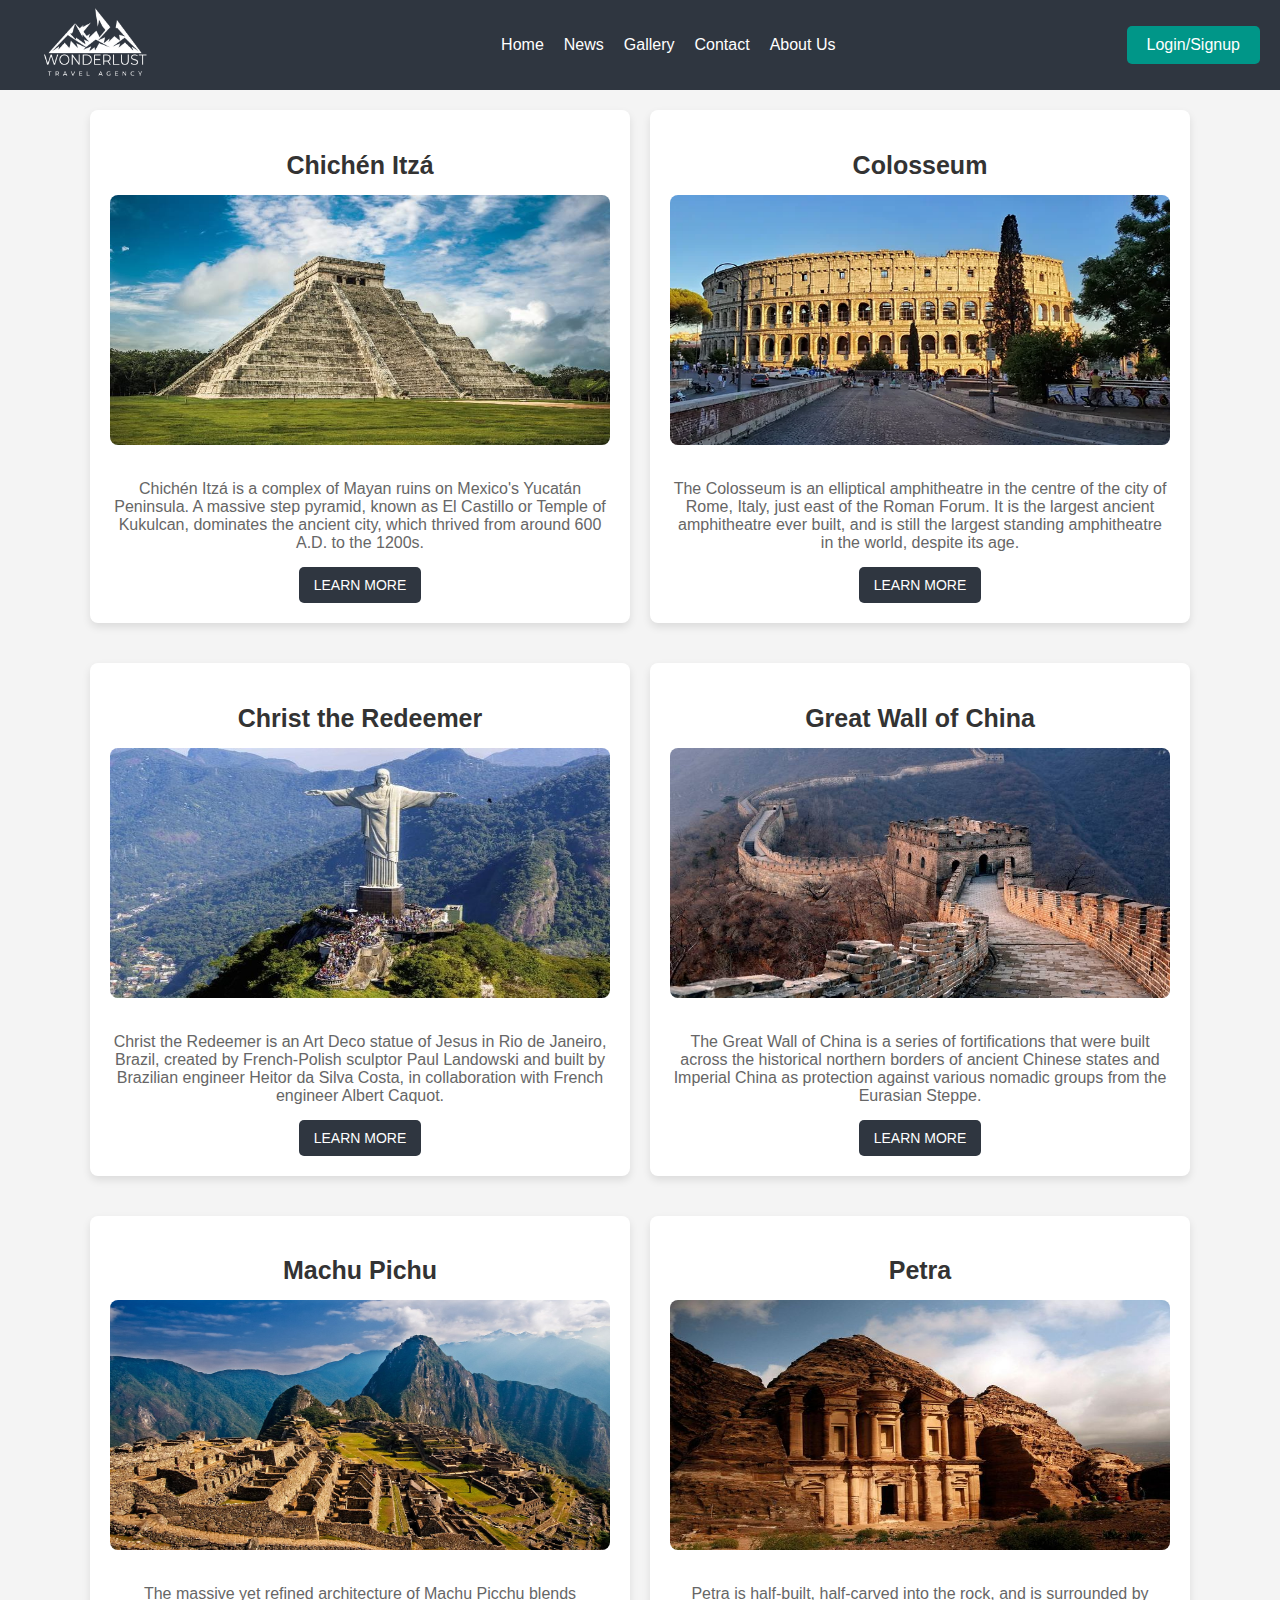
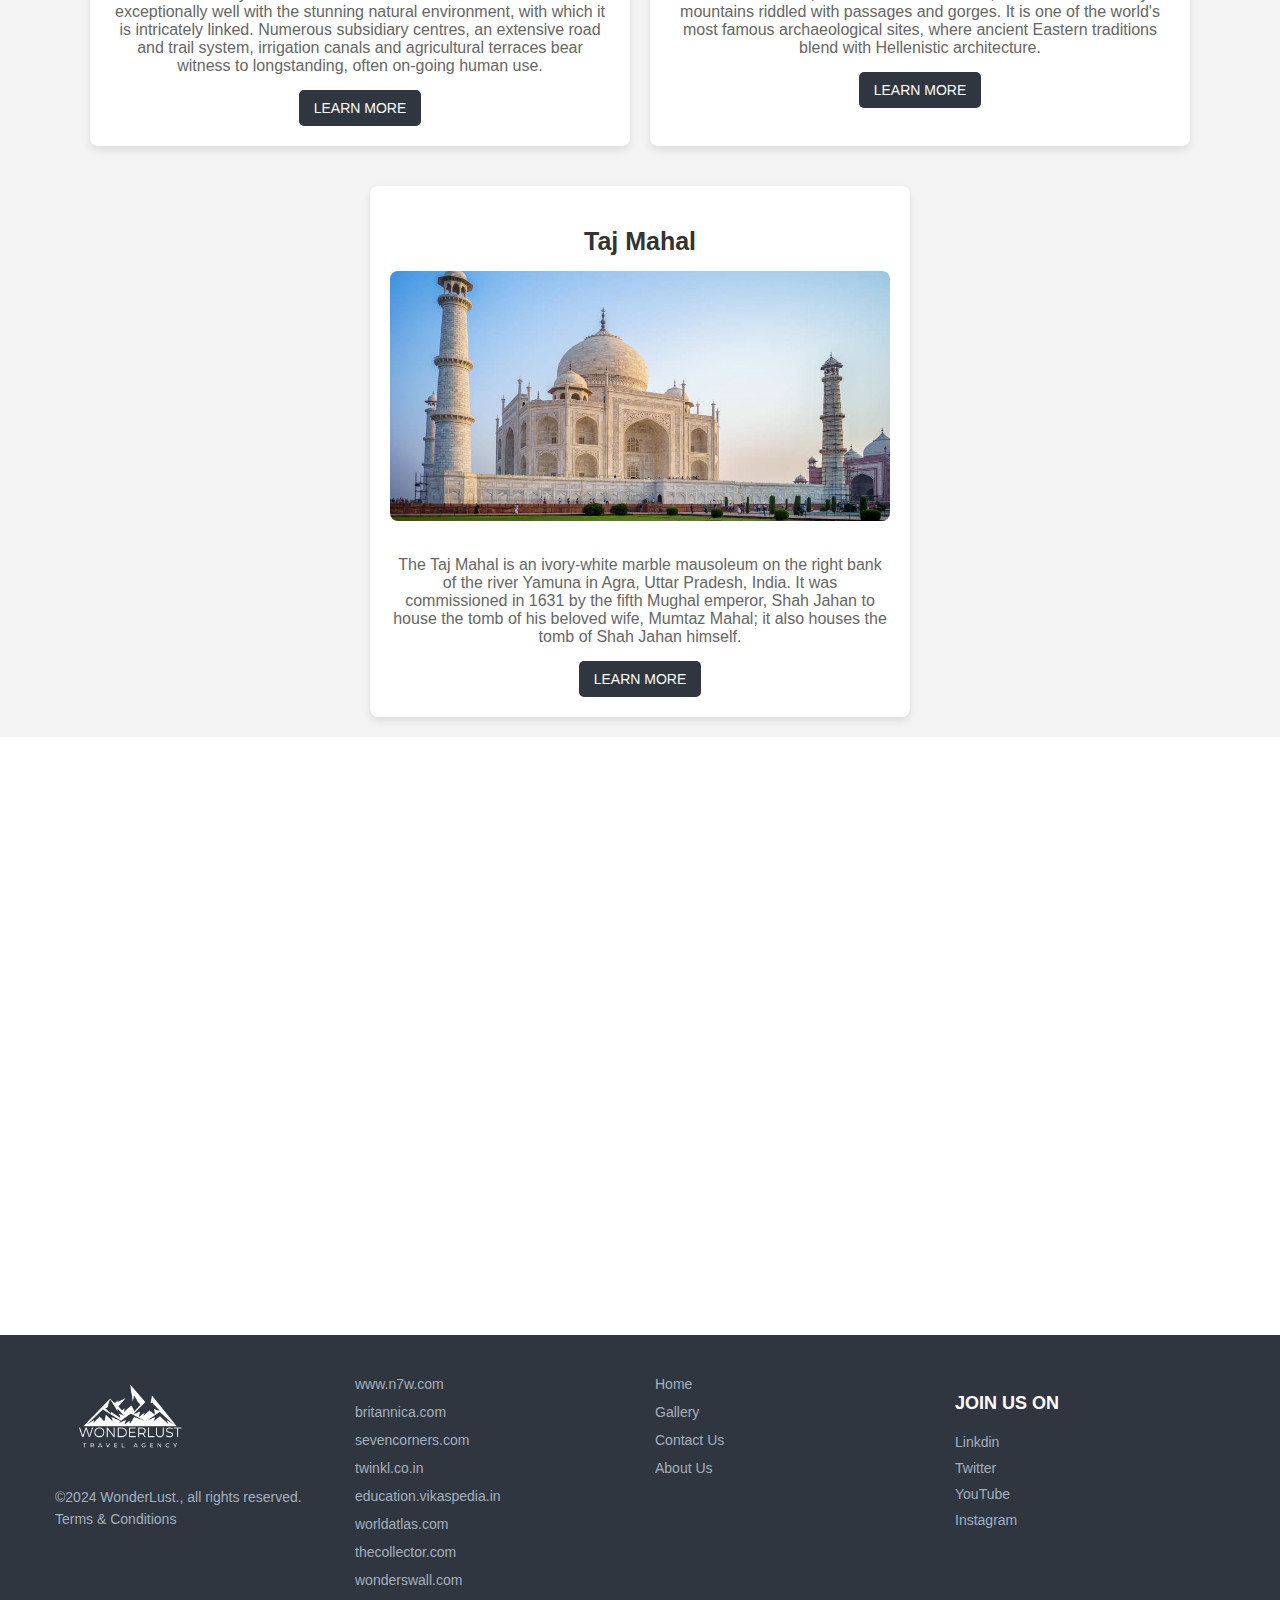
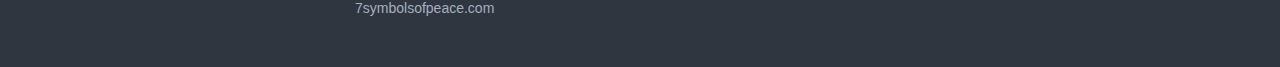
<file: index.html>
<!DOCTYPE html>
<html lang="en">
<head>
    <meta charset="UTF-8">
    <meta name="viewport" content="width=device-width, initial-scale=1.0">
    <title>Home</title>
    <link rel="stylesheet" href="css/styles.css">
    
    <link rel="icon" href="images/logo4.png" type="image/z-icon"> <!--update this logo path for changing logo-->
</head>
<body>
    <header>
    <div>
        <a href="index.html">
            <img class="logo" src="images/logo4.png" alt="7 world wonders">
    </a>
    </div>

    <nav>
        <ul>
            <li><a href="index.html">Home</a></li>
            <li><a href="News.html">News</a></li>
            <li><a href="Gallery.html">Gallery</a></li>
            <li><a href="Contact_us.html">Contact</a></li>
            <li><a href="Aboutus.html">About Us</a></li>
        </ul>
    </nav>

    <div class="auth-buttons">
        <button onclick="window.location.href='Login.html'">Login/Signup</button>
    </div>

</header>



<!--wonder section in home page-->

<section class="wonders-section">

    <div class="wonder-card">
        <h2>Chichén Itzá</h2>
        <img src="images/chicken_itza.png" alt="Chichén Itzá">
        <p>Chichén Itzá is a complex of Mayan ruins on Mexico's Yucatán Peninsula. A massive step pyramid, known as El Castillo or Temple of Kukulcan, dominates the ancient city, which thrived from around 600 A.D. to the 1200s.</p>
        <a href="Chicken_itza.html">
            <button class="learn-more">LEARN MORE</button>
        </a>
    </div>

        <div class="wonder-card">
            <h2>Colosseum</h2>
            <img src="images/colosseum.png" alt="Colosseum">
            <p>The Colosseum is an elliptical amphitheatre in the centre of the city of Rome, Italy, just east of the Roman Forum. It is the largest ancient amphitheatre ever built, and is still the largest standing amphitheatre in the world, despite its age.</p>
            <a href="Colosseum.html">
                <button class="learn-more">LEARN MORE</button>
            </a>
        </div>
    

</section>

<section class="wonders-section">

    <div class="wonder-card">
        <h2>Christ the Redeemer</h2>
        <img src="images/christ-the-redeemer.png" alt="Christ the Redeemer">
        <p>Christ the Redeemer is an Art Deco statue of Jesus in Rio de Janeiro, Brazil, created by French-Polish sculptor Paul Landowski and built by Brazilian engineer Heitor da Silva Costa, in collaboration with French engineer Albert Caquot. </p>
        <a href="Chris_ the_Redeemer.html">
            <button class="learn-more">LEARN MORE</button>
    </a>
    </div>

    
    <div class="wonder-card">
        <h2>Great Wall of China</h2>
        <img src="images/great-wall-of-china.png" alt="Great Wall of China">
        <p>The Great Wall of China is a series of fortifications that were built across the historical northern borders of ancient Chinese states and Imperial China as protection against various nomadic groups from the Eurasian Steppe.</p>
        <a href="Great_wall_of_china.html">
            <button class="learn-more">LEARN MORE</button>
        </a>
        </div>

</section>

<section class="wonders-section">
    
    <div class="wonder-card">
        <h2>Machu Pichu</h2>
        <img src="images/machu-pichu.png" alt="Machu Pichu">
        <p>The massive yet refined architecture of Machu Picchu blends exceptionally well with the stunning natural environment, with which it is intricately linked. Numerous subsidiary centres, an extensive road and trail system, irrigation canals and agricultural terraces bear witness to longstanding, often on-going human use.</p>
        <a href="Machu_pichu.html">
            <button class="learn-more">LEARN MORE</button>
        </a>
    </div>

    
    <div class="wonder-card">
        <h2>Petra</h2>
        <img src="images/petra.png" alt="Petra">
        <p>Petra is half-built, half-carved into the rock, and is surrounded by mountains riddled with passages and gorges. It is one of the world's most famous archaeological sites, where ancient Eastern traditions blend with Hellenistic architecture.</p>
        <a href="Petra.html">
            <button class="learn-more">LEARN MORE</button>
        </a>
    </div>

</section>
<section class="wonders-section">

    <div class="wonder-card">
        <h2>Taj Mahal</h2>
        <img src="images/taj_mahal.png" alt="Taj Mahal">
        <p>The Taj Mahal is an ivory-white marble mausoleum on the right bank of the river Yamuna in Agra, Uttar Pradesh, India. It was commissioned in 1631 by the fifth Mughal emperor, Shah Jahan to house the tomb of his beloved wife, Mumtaz Mahal; it also houses the tomb of Shah Jahan himself.</p>
        <a href="Taj_mahal.html">
            <button class="learn-more">LEARN MORE</button>
        </a>
    </div>

    <!-- <div class="wonder-card">
        <h2>Ayodhya Ram mandir</h2>
        <img src="images/ayodhya_rammandir.png" alt="Ayodhya Ram Mandir">
        <p>According to the Shri Ram Janmabhoomi Teerth Kshetra, the temple has been constructed in the traditional Nagar style. It has a length (east-west) of 380 feet, a width of 250 feet, and a height of 161 feet.The trust said on X that the temple is three-storied, with each floor being 20 feet tall.</p>
        <a href="Taj_mahal.html">
            <button class="learn-more">LEARN MORE</button>
        </a>
    </div> -->

</section>


    <!-- help from youtube and website  -->
    <div class="conn">
        <div class="video-container">
            <iframe 
                src="https://www.youtube.com/embed/cpSNvM17o74" 
                title="YouTube video player" 
                frameborder="0" 
                allow="accelerometer; autoplay; clipboard-write; encrypted-media; gyroscope; picture-in-picture; muted" 
                allowfullscreen>
            </iframe>
        </div>
    </div>
    <br>
    
    

    <!-- <footer class="footer">
        © 2024 Copyrigyt Reserved!
    </footer> -->

    <footer class="footer">
        <div class="footer-content">
            <div class="footer-section">
                <img src="images/logo4.png" alt="7 world wonders" class="footer-logo">
                <p class="footer-copyright">©2024 WonderLust., all rights reserved. Terms & Conditions</p>
            </div>
            
            <div class="footer-section">
                <ul class="footer-links">
                    <li><a href="www.n7w.com">www.n7w.com</a></li>
                    <li><a href="https://www.britannica.com/">britannica.com</a></li>
                    <li><a href="https://www.sevencorners.com/">sevencorners.com</a></li>
                    <li><a href="https://www.twinkl.co.in/">twinkl.co.in</a></li>
                    <li><a href="https://education.vikaspedia.in/">education.vikaspedia.in</a></li>
                    <li><a href="https://www.worldatlas.com/">worldatlas.com</a></li>
                    <li><a href="https://www.thecollector.com/">thecollector.com</a></li>
                    <li><a href="wonderswall.com">wonderswall.com</a></li>
                    <li><a href="7symbolsofpeace.com">7symbolsofpeace.com</a></li>
                </ul>
            </div>
    
            <div class="footer-section">
                <ul class="footer-links">
                    <li><a href="index.html">Home</a></li>
                    <li><a href="Gallery.html">Gallery</a></li>
                    <li><a href="Contact_us.html">Contact Us</a></li>
                    <li><a href="Aboutus.html">About Us</a></li>
                </ul>
            </div>
    
            <div class="footer-section">
                <h3>JOIN US ON</h3>
                <div class="social-links">
                    
                    <a href="https://in.linkedin.com/in/vivek-parmar-183609218" class="social-link">Linkdin</a>
                    <a href="#" class="social-link">Twitter</a>
                    <a href="#" class="social-link">YouTube</a>
                    <a href="#" class="social-link">Instagram</a>
                </div>
            </div>
        </div>
    </footer>



    <script>
        let lastScrollY = window.scrollY;
        const header = document.querySelector("header");
    
        window.addEventListener("scroll", () => {
            if (window.scrollY > lastScrollY) {
                header.style.top = "-80px"; 
            } else {
                header.style.top = "0";
            }
            lastScrollY = window.scrollY;
        });
    </script>
    
</body>
</html>
</file>
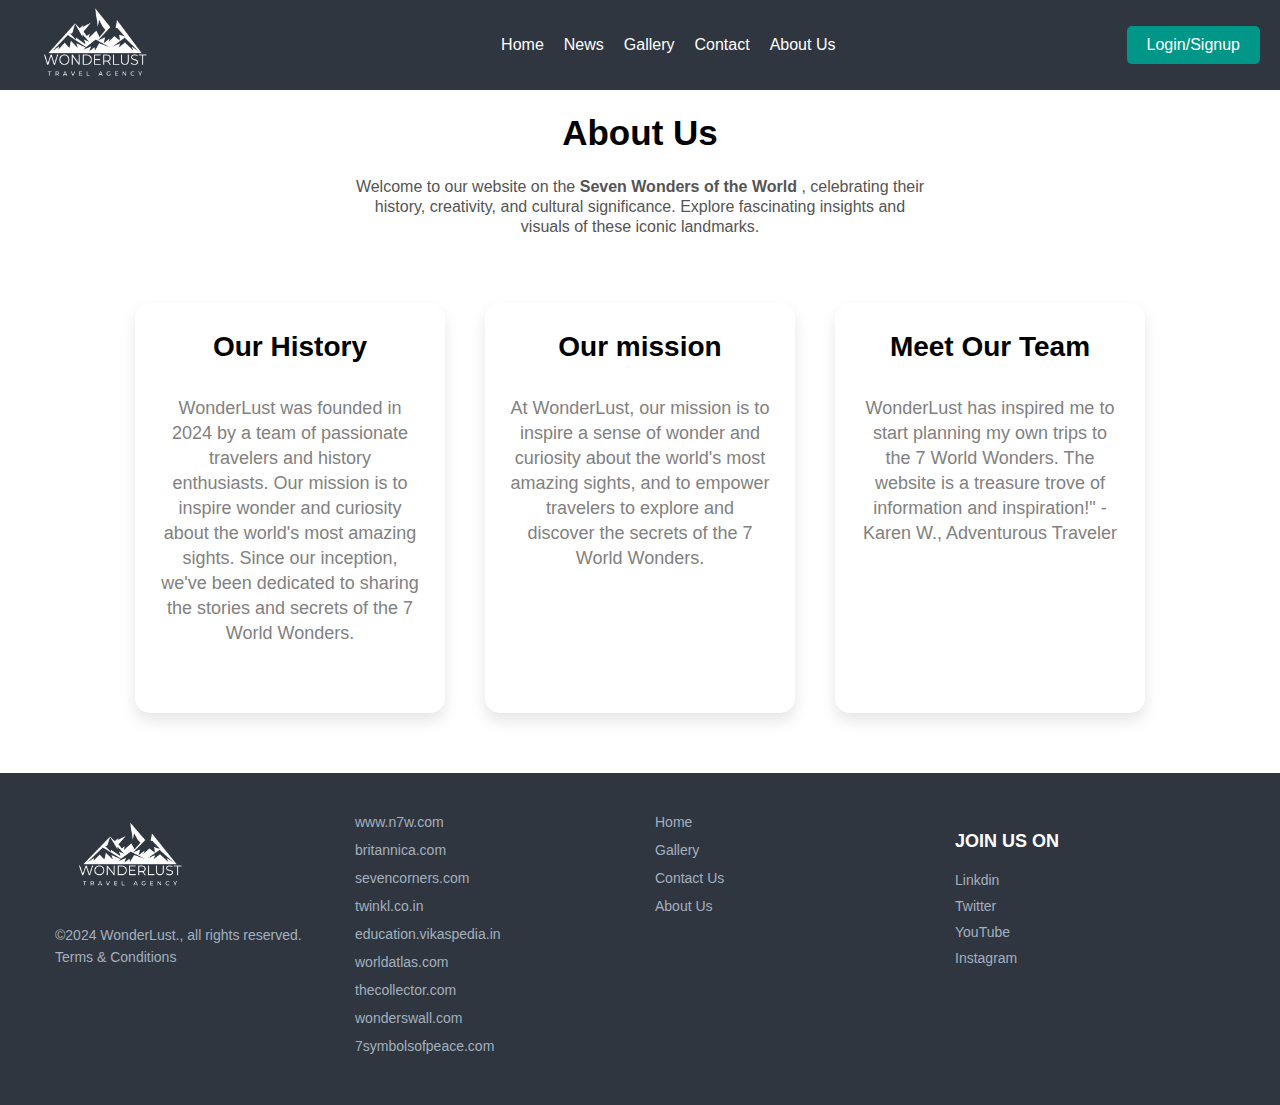
<file: Aboutus.html>
<!DOCTYPE html>
<html lang="en">
<head>
    <meta charset="UTF-8">
    <meta name="viewport" content="width=device-width, initial-scale=1.0">
    <title>About Us</title>
    <link rel="stylesheet" href="css/about_us_style.css">
</head>
<body>
    <section class="about-section">
        <header>
            <div>
                <a href="index.html">
                    <img class="logo" src="images/logo4.png" alt="7 world wonders">
            </a>
            </div>
        
            <nav>
                <ul>
                    <li><a href="index.html">Home</a></li>
                    <li><a href="News.html">News</a></li>
                    <li><a href="Gallery.html">Gallery</a></li>
                    <li><a href="Contact_us.html">Contact</a></li>
                    <li><a href="Aboutus.html">About Us</a></li>
                </ul>
            </nav>
        
            <div class="auth-buttons">
                <button onclick="window.location.href='Login.html'">Login/Signup</button>
            </div>

        </header>

        <div>
            <h1>About Us</h1>
        </div>
        <div class="about-description-div">
            <p class="about-description">
                Welcome to our website on the <b>Seven Wonders of the World </b>, celebrating their history, creativity, and cultural significance. Explore fascinating insights and visuals of these iconic landmarks.
            </p>
        </div>
        <br>
        <br>

        <div class="about-containers-list">
            <div class="about-container-div">
                <div class="about-divs">
                    <h2>Our History</h2>
                    <p>
                        WonderLust was founded in 2024 by a team of passionate travelers and history enthusiasts. Our mission is to inspire wonder and curiosity about the world's most amazing sights. Since our inception, we've been dedicated to sharing the stories and secrets of the 7 World Wonders.
                    </p>
                </div>

            </div>
            <div class="about-container-div">
                <div class="about-divs">
                    <h2>Our mission</h2>
                    <p>
                        At WonderLust, our mission is to inspire a sense of wonder and curiosity about the world's most amazing sights, and to empower travelers to explore and discover the secrets of the 7 World Wonders.
                    </p>
                </div>
                
            </div>
            <div class="about-container-div">
                <div class="about-divs">
                    <h2>Meet Our Team</h2>
                    <p>
                        WonderLust has inspired me to start planning my own trips to the 7 World Wonders. The website is a treasure trove of information and inspiration!" - Karen W., Adventurous Traveler
                    </p>
                </div>
                
            </div>
    </div>
    
    <footer class="footer">
        <div class="footer-content">
            <div class="footer-section">
                <img src="images/logo4.png" alt="7 world wonders" class="footer-logo">
                <p class="footer-copyright">©2024 WonderLust., all rights reserved. Terms & Conditions</p>
            </div>
            
            <div class="footer-section">
                <ul class="footer-links">
                    <li><a href="www.n7w.com">www.n7w.com</a></li>
                    <li><a href="https://www.britannica.com/">britannica.com</a></li>
                    <li><a href="https://www.sevencorners.com/">sevencorners.com</a></li>
                    <li><a href="https://www.twinkl.co.in/">twinkl.co.in</a></li>
                    <li><a href="https://education.vikaspedia.in/">education.vikaspedia.in</a></li>
                    <li><a href="https://www.worldatlas.com/">worldatlas.com</a></li>
                    <li><a href="https://www.thecollector.com/">thecollector.com</a></li>
                    <li><a href="wonderswall.com">wonderswall.com</a></li>
                    <li><a href="7symbolsofpeace.com">7symbolsofpeace.com</a></li>
                </ul>
            </div>
    
            <div class="footer-section">
                <ul class="footer-links">
                    <li><a href="index.html">Home</a></li>
                    <li><a href="Gallery.html">Gallery</a></li>
                    <li><a href="Contact_us.html">Contact Us</a></li>
                    <li><a href="Aboutus.html">About Us</a></li>
                </ul>
            </div>
    
            <div class="footer-section">
                <h3>JOIN US ON</h3>
                <div class="social-links">
                    
                    <a href="https://in.linkedin.com/in/vivek-parmar-183609218" class="social-link">Linkdin</a>
                    <a href="#" class="social-link">Twitter</a>
                    <a href="#" class="social-link">YouTube</a>
                    <a href="#" class="social-link">Instagram</a>
                </div>
            </div>
        </div>
    </footer>





<!-- 
js code -->

<script>
    let lastScrollY = window.scrollY;
    const header = document.querySelector("header");

    window.addEventListener("scroll", () => {
        if (window.scrollY > lastScrollY) {
            header.style.top = "-80px"; 
        } else {
            header.style.top = "0";
        }
        lastScrollY = window.scrollY;
    });
</script>
    
</body>
</html>
</file>
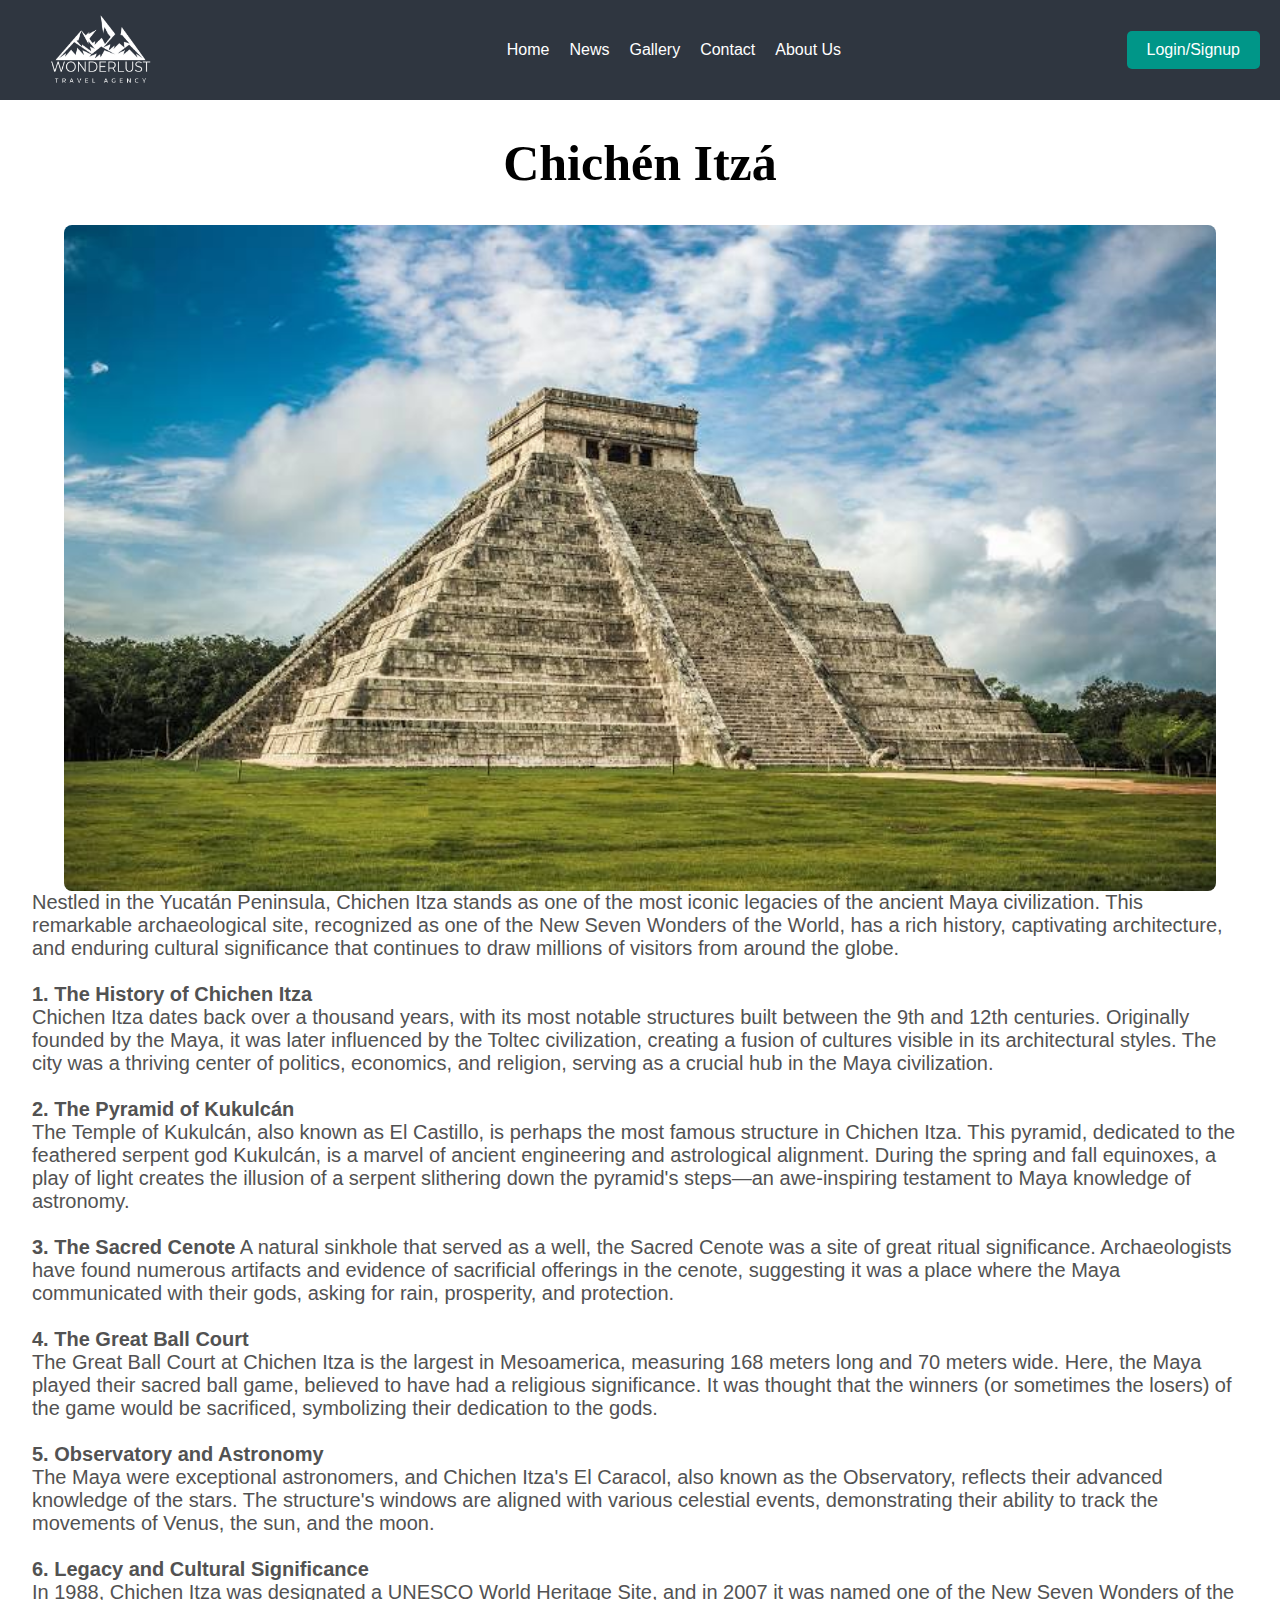
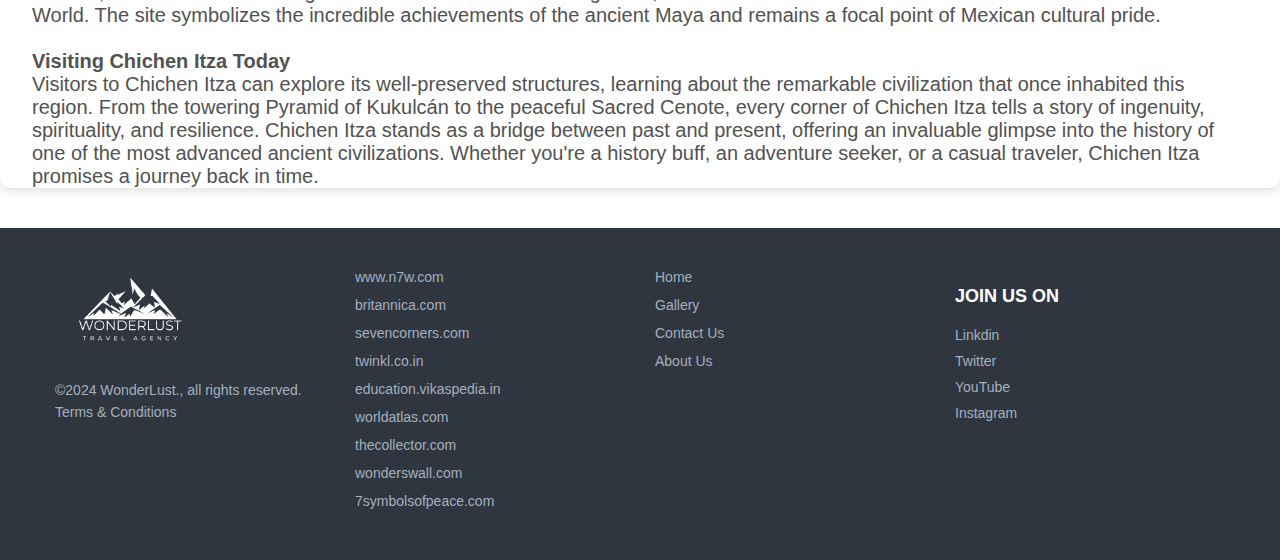
<file: Chicken_itza.html>
<!DOCTYPE html>
<html lang="en">
<head>
    <meta charset="UTF-8">
    <meta name="viewport" content="width=device-width, initial-scale=1.0">
    <title>Chichén Itzá</title>
    <link rel="stylesheet" href="css/description_page.css">
</head>
<body>
    <section class="wonders-about-class">

        <header>
            <div>
                <a href="index.html">
                    <img class="logo" src="images/logo4.png" alt="7 world wonders">
            </a>
            </div>
        
            <nav>
                <ul>
                    <li><a href="index.html">Home</a></li>
                    <li><a href="News.html">News</a></li>
                    <li><a href="#gallery">Gallery</a></li>
                    <li><a href="#contact">Contact</a></li>
                    <li><a href="#about">About Us</a></li>
                </ul>
            </nav>
        
            <div class="auth-buttons">
                <button onclick="window.location.href='Login.html'">Login/Signup</button>
            </div>
            
        </header>
        
        <h1>Chichén Itzá</h1>
        <img src="images/chicken_itza.png" alt="Chichén Itzá">
        <p class="description-paragraph">
            Nestled in the Yucatán Peninsula, Chichen Itza stands as one of the most iconic legacies of the ancient Maya civilization. This remarkable archaeological site, recognized as one of the New Seven Wonders of the World, has a rich history, captivating architecture, and enduring cultural significance that continues to draw millions of visitors from around the globe.<br>
            <br>
            <b>1. The History of Chichen Itza</b>
            <br>
            Chichen Itza dates back over a thousand years, with its most notable structures built between the 9th and 12th centuries. Originally founded by the Maya, it was later influenced by the Toltec civilization, creating a fusion of cultures visible in its architectural styles. The city was a thriving center of politics, economics, and religion, serving as a crucial hub in the Maya civilization.
            <br>
            <br>
            <b>2. The Pyramid of Kukulcán</b><br>
            The Temple of Kukulcán, also known as El Castillo, is perhaps the most famous structure in Chichen Itza. This pyramid, dedicated to the feathered serpent god Kukulcán, is a marvel of ancient engineering and astrological alignment. During the spring and fall equinoxes, a play of light creates the illusion of a serpent slithering down the pyramid's steps—an awe-inspiring testament to Maya knowledge of astronomy.

            <br>
            <br>
            <b>3. The Sacred Cenote</b>
            A natural sinkhole that served as a well, the Sacred Cenote was a site of great ritual significance. Archaeologists have found numerous artifacts and evidence of sacrificial offerings in the cenote, suggesting it was a place where the Maya communicated with their gods, asking for rain, prosperity, and protection.
            <br>
            <br>
            <b>4. The Great Ball Court</b><br>
            The Great Ball Court at Chichen Itza is the largest in Mesoamerica, measuring 168 meters long and 70 meters wide. Here, the Maya played their sacred ball game, believed to have had a religious significance. It was thought that the winners (or sometimes the losers) of the game would be sacrificed, symbolizing their dedication to the gods.

            <br>
            <br>
            <b>5. Observatory and Astronomy</b><br>
            The Maya were exceptional astronomers, and Chichen Itza's El Caracol, also known as the Observatory, reflects their advanced knowledge of the stars. The structure's windows are aligned with various celestial events, demonstrating their ability to track the movements of Venus, the sun, and the moon.

            <br>
            <br>
            <b>6. Legacy and Cultural Significance</b><br>
            In 1988, Chichen Itza was designated a UNESCO World Heritage Site, and in 2007 it was named one of the New Seven Wonders of the World. The site symbolizes the incredible achievements of the ancient Maya and remains a focal point of Mexican cultural pride.

            <br>
            <br>
            <b>Visiting Chichen Itza Today</b><br>
            Visitors to Chichen Itza can explore its well-preserved structures, learning about the remarkable civilization that once inhabited this region. From the towering Pyramid of Kukulcán to the peaceful Sacred Cenote, every corner of Chichen Itza tells a story of ingenuity, spirituality, and resilience.
            Chichen Itza stands as a bridge between past and present, offering an invaluable glimpse into the history of one of the most advanced ancient civilizations. Whether you're a history buff, an adventure seeker, or a casual traveler, Chichen Itza promises a journey back in time.
        </p>
    </section>
    
    <footer class="footer">
        <div class="footer-content">
            <div class="footer-section">
                <img src="images/logo4.png" alt="7 world wonders" class="footer-logo">
                <p class="footer-copyright">©2024 WonderLust., all rights reserved. Terms & Conditions</p>
            </div>
            
            <div class="footer-section">
                <ul class="footer-links">
                    <li><a href="www.n7w.com">www.n7w.com</a></li>
                    <li><a href="https://www.britannica.com/">britannica.com</a></li>
                    <li><a href="https://www.sevencorners.com/">sevencorners.com</a></li>
                    <li><a href="https://www.twinkl.co.in/">twinkl.co.in</a></li>
                    <li><a href="https://education.vikaspedia.in/">education.vikaspedia.in</a></li>
                    <li><a href="https://www.worldatlas.com/">worldatlas.com</a></li>
                    <li><a href="https://www.thecollector.com/">thecollector.com</a></li>
                    <li><a href="wonderswall.com">wonderswall.com</a></li>
                    <li><a href="7symbolsofpeace.com">7symbolsofpeace.com</a></li>
                </ul>
            </div>
    
            <div class="footer-section">
                <ul class="footer-links">
                    <li><a href="index.html">Home</a></li>
                    <li><a href="Gallery.html">Gallery</a></li>
                    <li><a href="Contact_us.html">Contact Us</a></li>
                    <li><a href="Aboutus.html">About Us</a></li>
                </ul>
            </div>
    
            <div class="footer-section">
                <h3>JOIN US ON</h3>
                <div class="social-links">
                    
                    <a href="https://in.linkedin.com/in/vivek-parmar-183609218" class="social-link">Linkdin</a>
                    <a href="#" class="social-link">Twitter</a>
                    <a href="#" class="social-link">YouTube</a>
                    <a href="#" class="social-link">Instagram</a>
                </div>
            </div>
        </div>
    </footer>
</body>
</html>
</file>
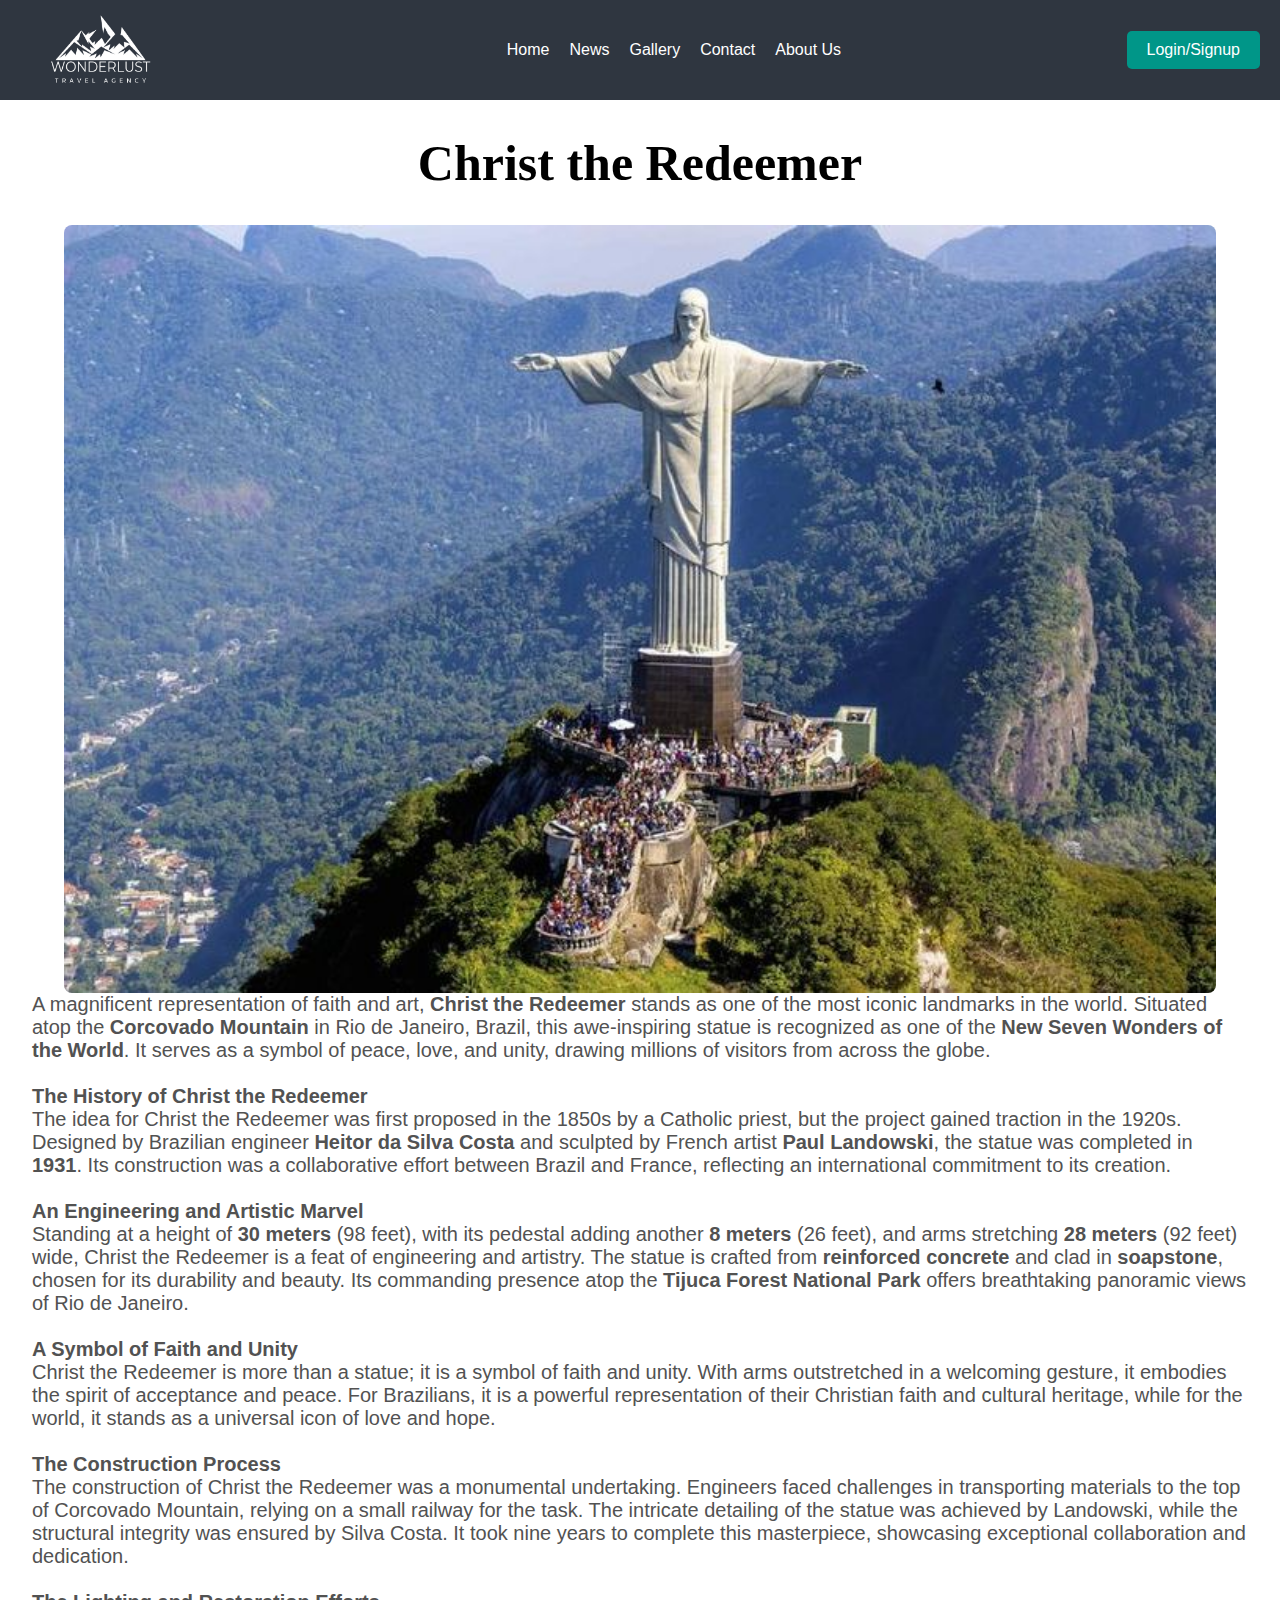
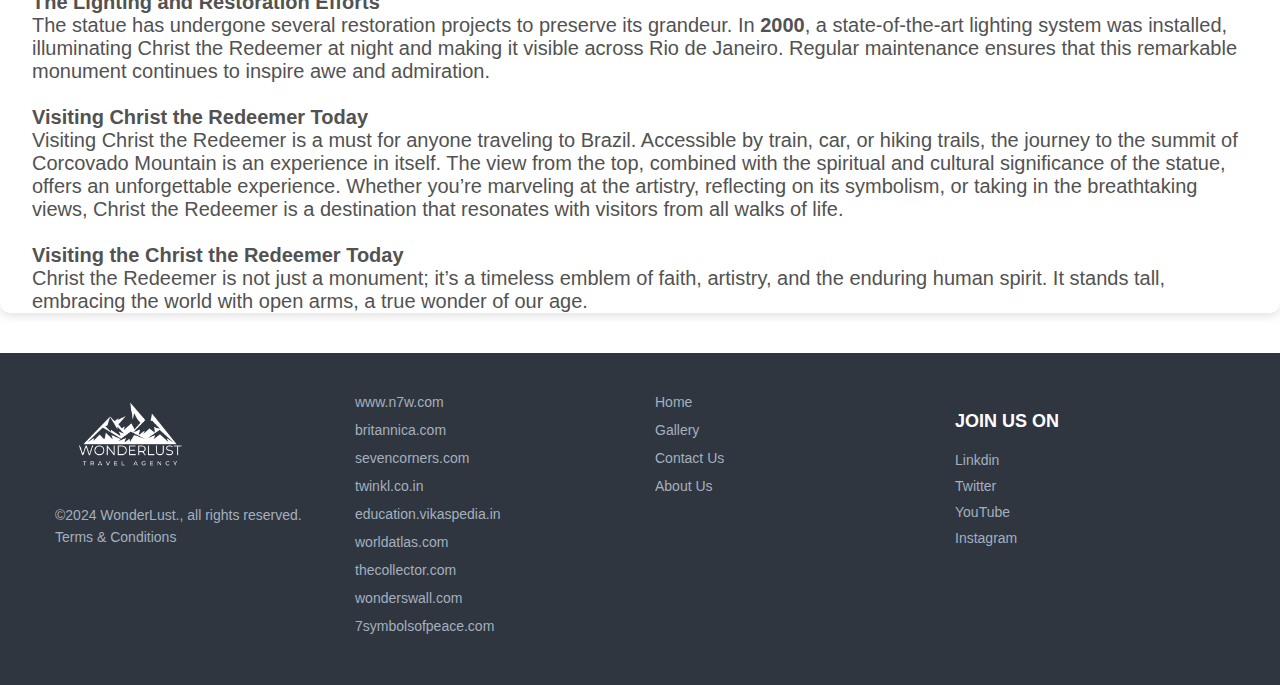
<file: Chris_ the_Redeemer.html>
<!DOCTYPE html>
<html lang="en">
<head>
    <meta charset="UTF-8">
    <meta name="viewport" content="width=device-width, initial-scale=1.0">
    <title>Christ the Redeemer</title>
    <link rel="stylesheet" href="css/description_page.css">
</head>
<body>
    <section class="wonders-about-class">
        <header>
            <div>
                <a href="index.html">
                    <img class="logo" src="images/logo4.png" alt="7 world wonders">
            </a>
            </div>
        
            <nav>
                <ul>
                    <li><a href="index.html">Home</a></li>
                    <li><a href="News.html">News</a></li>
                    <li><a href="Gallery.html">Gallery</a></li>
                    <li><a href="Contact_us.html">Contact</a></li>
                    <li><a href="Aboutus.html">About Us</a></li>
                </ul>
            </nav>

            <div class="auth-buttons">
                <button onclick="window.location.href='Login.html'">Login/Signup</button>
            </div>
        
        </header>
        
        <h1>Christ the Redeemer</h1>
        <img src="images/christ-the-redeemer.png" alt="Christ the Redeemer">
        <p class="description-paragraph">
            A magnificent representation of faith and art, <strong>Christ the Redeemer</strong> stands as one of the most iconic landmarks in the world. 
            Situated atop the <strong>Corcovado Mountain</strong> in Rio de Janeiro, Brazil, this awe-inspiring statue is recognized as one of the 
            <strong>New Seven Wonders of the World</strong>. It serves as a symbol of peace, love, and unity, drawing millions of visitors from across the globe.
            <br>
            <br>
            <b>The History of Christ the Redeemer</b><br>

            The idea for Christ the Redeemer was first proposed in the 1850s by a Catholic priest, but the project gained traction in the 1920s. 
            Designed by Brazilian engineer <strong>Heitor da Silva Costa</strong> and sculpted by French artist <strong>Paul Landowski</strong>, 
            the statue was completed in <strong>1931</strong>. Its construction was a collaborative effort between Brazil and France, reflecting an international commitment to its creation.
            <br>
            <br>

            <b> An Engineering and Artistic Marvel</b><br>
            Standing at a height of <strong>30 meters</strong> (98 feet), with its pedestal adding another <strong>8 meters</strong> (26 feet), 
            and arms stretching <strong>28 meters</strong> (92 feet) wide, Christ the Redeemer is a feat of engineering and artistry. 
            The statue is crafted from <strong>reinforced concrete</strong> and clad in <strong>soapstone</strong>, chosen for its durability and beauty. 
            Its commanding presence atop the <strong>Tijuca Forest National Park</strong> offers breathtaking panoramic views of Rio de Janeiro.
            <br>
            <br>
            <b>A Symbol of Faith and Unity</b><br>
            Christ the Redeemer is more than a statue; it is a symbol of faith and unity. With arms outstretched in a welcoming gesture, 
            it embodies the spirit of acceptance and peace. For Brazilians, it is a powerful representation of their Christian faith and cultural heritage, 
            while for the world, it stands as a universal icon of love and hope.
            <br>
            <br>
            <b>The Construction Process</b><br>
            The construction of Christ the Redeemer was a monumental undertaking. Engineers faced challenges in transporting materials to the top of 
            Corcovado Mountain, relying on a small railway for the task. The intricate detailing of the statue was achieved by Landowski, 
            while the structural integrity was ensured by Silva Costa. It took nine years to complete this masterpiece, showcasing exceptional collaboration and dedication.
            
            <br>
            <br>
            <b>The Lighting and Restoration Efforts</b><br>
            The statue has undergone several restoration projects to preserve its grandeur. In <strong>2000</strong>, a state-of-the-art lighting system 
            was installed, illuminating Christ the Redeemer at night and making it visible across Rio de Janeiro. Regular maintenance ensures that this 
            remarkable monument continues to inspire awe and admiration.
            
            <br>
            <br>
            <b>Visiting Christ the Redeemer Today</b><br>
            Visiting Christ the Redeemer is a must for anyone traveling to Brazil. Accessible by train, car, or hiking trails, the journey to the 
        summit of Corcovado Mountain is an experience in itself. The view from the top, combined with the spiritual and cultural significance 
        of the statue, offers an unforgettable experience. Whether you’re marveling at the artistry, reflecting on its symbolism, or taking in 
        the breathtaking views, Christ the Redeemer is a destination that resonates with visitors from all walks of life.
            
            <br>
            <br>
            <b>Visiting the Christ the Redeemer Today</b><br>
            Christ the Redeemer is not just a monument; it’s a timeless emblem of faith, artistry, and the enduring human spirit. 
        It stands tall, embracing the world with open arms, a true wonder of our age.
        </p>
    </section>
    <footer class="footer">
        <div class="footer-content">
            <div class="footer-section">
                <img src="images/logo4.png" alt="7 world wonders" class="footer-logo">
                <p class="footer-copyright">©2024 WonderLust., all rights reserved. Terms & Conditions</p>
            </div>
            
            <div class="footer-section">
                <ul class="footer-links">
                    <li><a href="www.n7w.com">www.n7w.com</a></li>
                    <li><a href="https://www.britannica.com/">britannica.com</a></li>
                    <li><a href="https://www.sevencorners.com/">sevencorners.com</a></li>
                    <li><a href="https://www.twinkl.co.in/">twinkl.co.in</a></li>
                    <li><a href="https://education.vikaspedia.in/">education.vikaspedia.in</a></li>
                    <li><a href="https://www.worldatlas.com/">worldatlas.com</a></li>
                    <li><a href="https://www.thecollector.com/">thecollector.com</a></li>
                    <li><a href="wonderswall.com">wonderswall.com</a></li>
                    <li><a href="7symbolsofpeace.com">7symbolsofpeace.com</a></li>
                </ul>
            </div>
    
            <div class="footer-section">
                <ul class="footer-links">
                    <li><a href="index.html">Home</a></li>
                    <li><a href="Gallery.html">Gallery</a></li>
                    <li><a href="Contact_us.html">Contact Us</a></li>
                    <li><a href="Aboutus.html">About Us</a></li>
                </ul>
            </div>
    
            <div class="footer-section">
                <h3>JOIN US ON</h3>
                <div class="social-links">
                    
                    <a href="https://in.linkedin.com/in/vivek-parmar-183609218" class="social-link">Linkdin</a>
                    <a href="#" class="social-link">Twitter</a>
                    <a href="#" class="social-link">YouTube</a>
                    <a href="#" class="social-link">Instagram</a>
                </div>
            </div>
        </div>
    </footer>
</body>
</html>
</file>
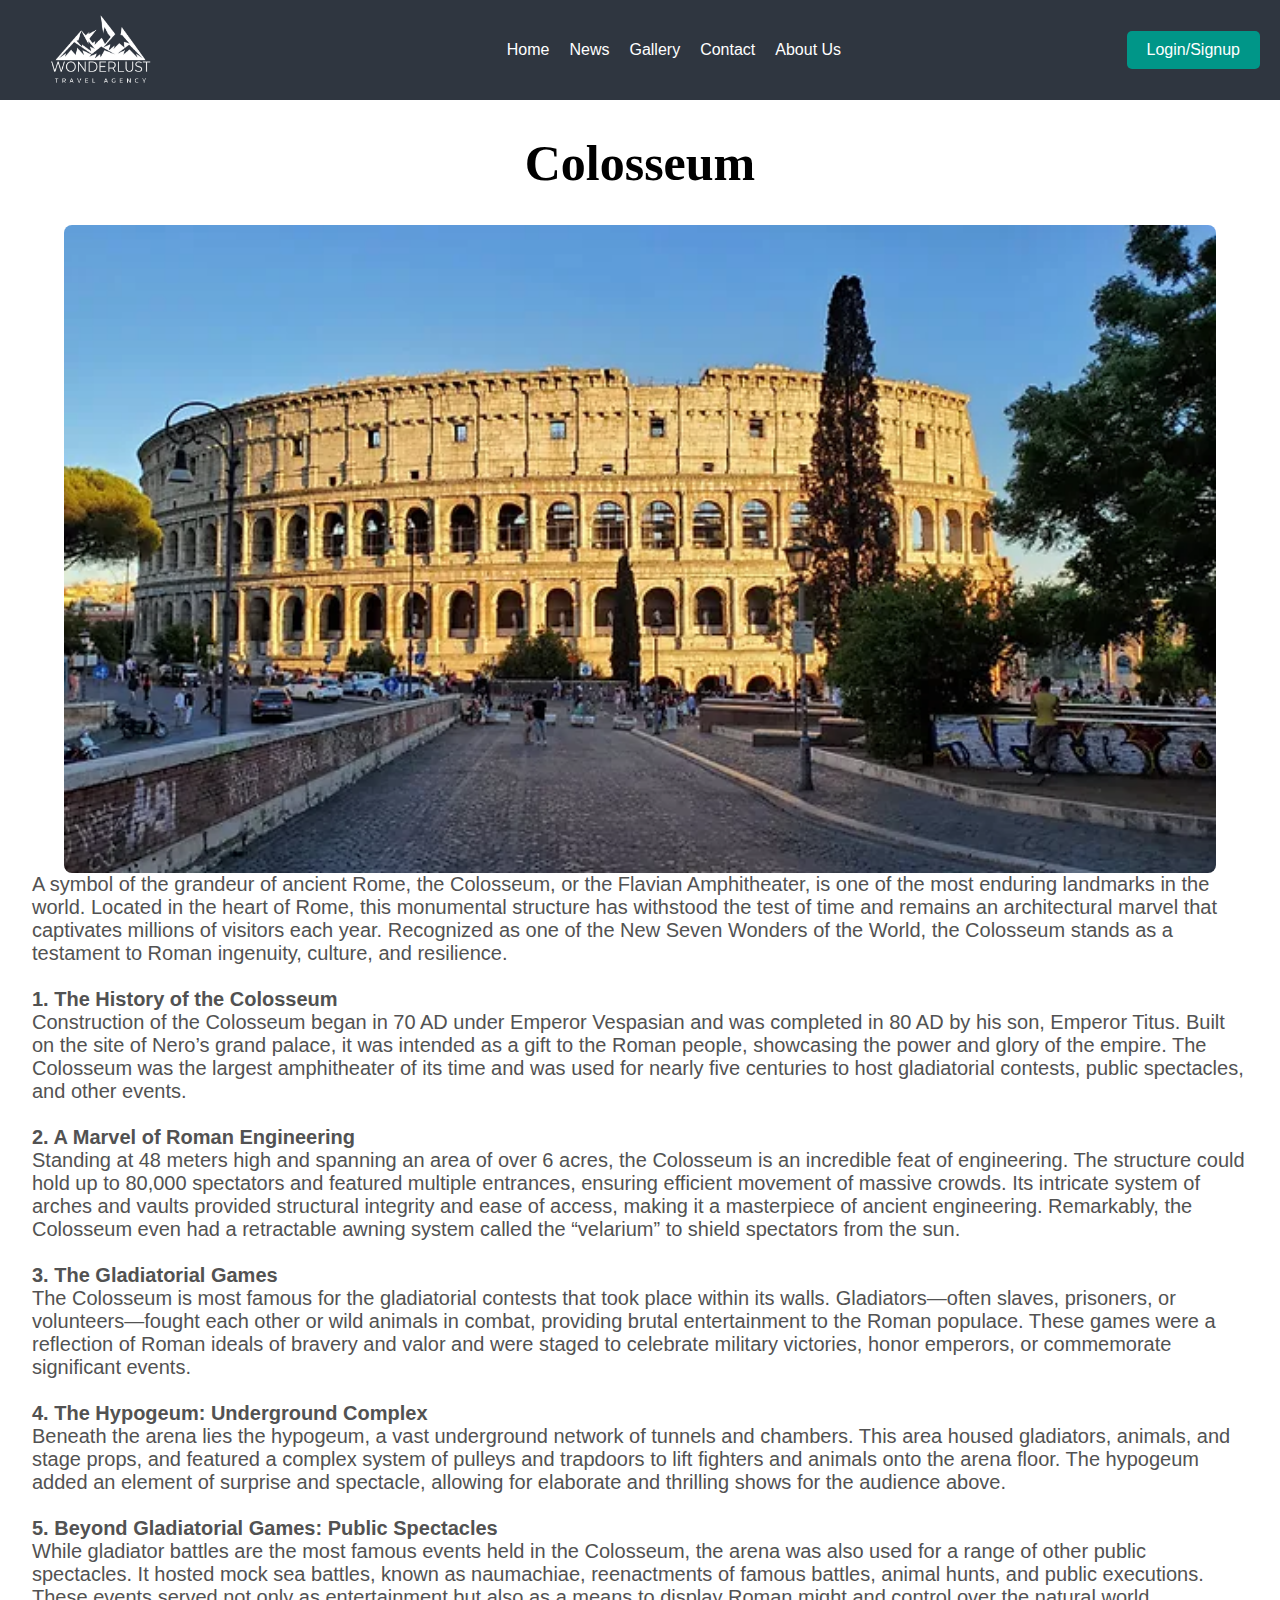
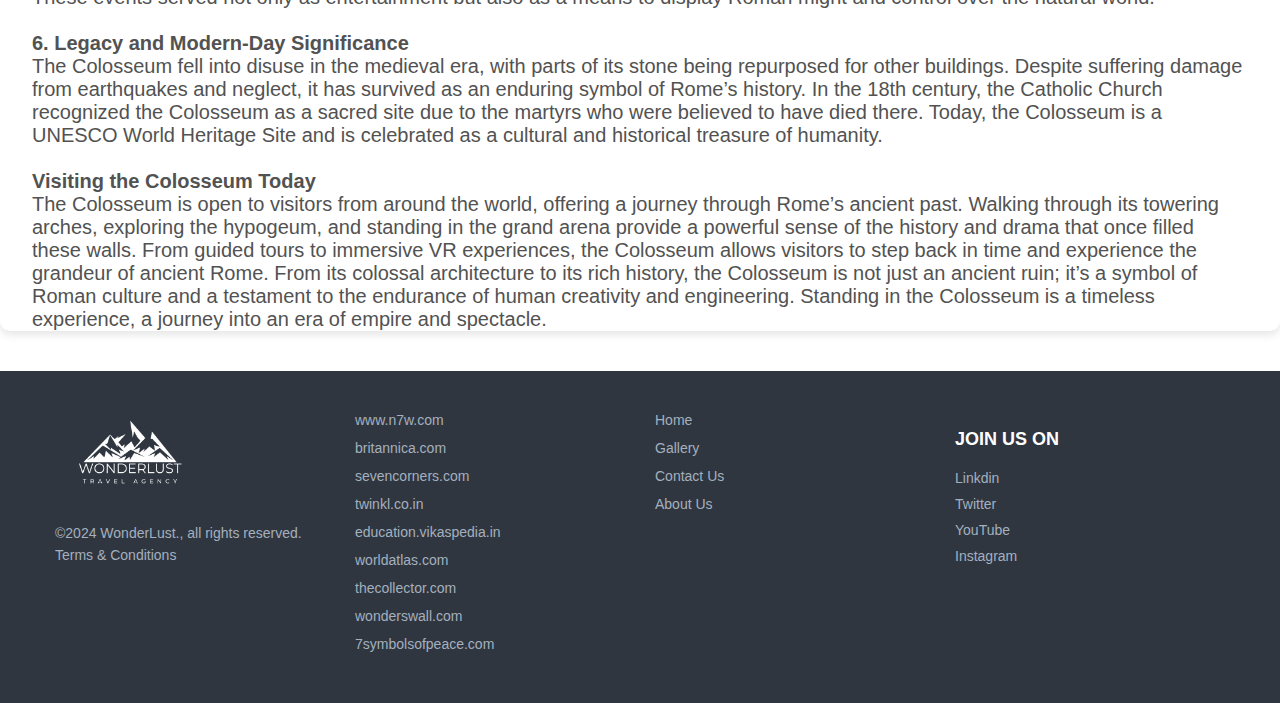
<file: Colosseum.html>
<!DOCTYPE html>
<html lang="en">
<head>
    <meta charset="UTF-8">
    <meta name="viewport" content="width=device-width, initial-scale=1.0">
    <title>Colosseum</title>
    <link rel="stylesheet" href="css/description_page.css">
</head>
<body>
    <section class="wonders-about-class">
        <header>
            <div>
                <a href="index.html">
                    <img class="logo" src="images/logo4.png" alt="7 world wonders">
            </a>
            </div>
        
            <nav>
                <ul>
                    <li><a href="index.html">Home</a></li>
                    <li><a href="News.html">News</a></li>
                    <li><a href="Gallery.html">Gallery</a></li>
                    <li><a href="Contact_us.html">Contact</a></li>
                    <li><a href="Aboutus.html">About Us</a></li>
                </ul>
            </nav>

            <div class="auth-buttons">
                <button onclick="window.location.href='Login.html'">Login/Signup</button>
            </div>
        
        </header>
        
        <h1>Colosseum</h2>
        <img src="images/colosseum.png" alt="Colosseum">
        <p class="description-paragraph">
            A symbol of the grandeur of ancient Rome, the Colosseum, or the Flavian Amphitheater, is one of the most enduring landmarks in the world. Located in the heart of Rome, this monumental structure has withstood the test of time and remains an architectural marvel that captivates millions of visitors each year. Recognized as one of the New Seven Wonders of the World, the Colosseum stands as a testament to Roman ingenuity, culture, and resilience.
            <br>
            <br>
            <b>1. The History of the Colosseum</b><br>

            Construction of the Colosseum began in 70 AD under Emperor Vespasian and was completed in 80 AD by his son, Emperor Titus. Built on the site of Nero’s grand palace, it was intended as a gift to the Roman people, showcasing the power and glory of the empire. The Colosseum was the largest amphitheater of its time and was used for nearly five centuries to host gladiatorial contests, public spectacles, and other events.
            <br>
            <br>

            <b>2. A Marvel of Roman Engineering</b><br>
            Standing at 48 meters high and spanning an area of over 6 acres, the Colosseum is an incredible feat of engineering. The structure could hold up to 80,000 spectators and featured multiple entrances, ensuring efficient movement of massive crowds. Its intricate system of arches and vaults provided structural integrity and ease of access, making it a masterpiece of ancient engineering. Remarkably, the Colosseum even had a retractable awning system called the “velarium” to shield spectators from the sun.
            <br>
            <br>
            <b>3. The Gladiatorial Games</b><br>
            The Colosseum is most famous for the gladiatorial contests that took place within its walls. Gladiators—often slaves, prisoners, or volunteers—fought each other or wild animals in combat, providing brutal entertainment to the Roman populace. These games were a reflection of Roman ideals of bravery and valor and were staged to celebrate military victories, honor emperors, or commemorate significant events.
            <br>
            <br>
            <b>4. The Hypogeum: Underground Complex</b><br>
            Beneath the arena lies the hypogeum, a vast underground network of tunnels and chambers. This area housed gladiators, animals, and stage props, and featured a complex system of pulleys and trapdoors to lift fighters and animals onto the arena floor. The hypogeum added an element of surprise and spectacle, allowing for elaborate and thrilling shows for the audience above.
            
            <br>
            <br>
            <b>5. Beyond Gladiatorial Games: Public Spectacles</b><br>
            While gladiator battles are the most famous events held in the Colosseum, the arena was also used for a range of other public spectacles. It hosted mock sea battles, known as naumachiae, reenactments of famous battles, animal hunts, and public executions. These events served not only as entertainment but also as a means to display Roman might and control over the natural world.
            
            <br>
            <br>
            <b>6. Legacy and Modern-Day Significance</b><br>
            The Colosseum fell into disuse in the medieval era, with parts of its stone being repurposed for other buildings. Despite suffering damage from earthquakes and neglect, it has survived as an enduring symbol of Rome’s history. In the 18th century, the Catholic Church recognized the Colosseum as a sacred site due to the martyrs who were believed to have died there. Today, the Colosseum is a UNESCO World Heritage Site and is celebrated as a cultural and historical treasure of humanity.
            
            <br>
            <br>
            <b>Visiting the Colosseum Today</b><br>
            The Colosseum is open to visitors from around the world, offering a journey through Rome’s ancient past. Walking through its towering arches, exploring the hypogeum, and standing in the grand arena provide a powerful sense of the history and drama that once filled these walls. From guided tours to immersive VR experiences, the Colosseum allows visitors to step back in time and experience the grandeur of ancient Rome.
            
            From its colossal architecture to its rich history, the Colosseum is not just an ancient ruin; it’s a symbol of Roman culture and a testament to the endurance of human creativity and engineering. Standing in the Colosseum is a timeless experience, a journey into an era of empire and spectacle.
        </p>
    </section>

    <footer class="footer">
        <div class="footer-content">
            <div class="footer-section">
                <img src="images/logo4.png" alt="7 world wonders" class="footer-logo">
                <p class="footer-copyright">©2024 WonderLust., all rights reserved. Terms & Conditions</p>
            </div>
            
            <div class="footer-section">
                <ul class="footer-links">
                    <li><a href="www.n7w.com">www.n7w.com</a></li>
                    <li><a href="https://www.britannica.com/">britannica.com</a></li>
                    <li><a href="https://www.sevencorners.com/">sevencorners.com</a></li>
                    <li><a href="https://www.twinkl.co.in/">twinkl.co.in</a></li>
                    <li><a href="https://education.vikaspedia.in/">education.vikaspedia.in</a></li>
                    <li><a href="https://www.worldatlas.com/">worldatlas.com</a></li>
                    <li><a href="https://www.thecollector.com/">thecollector.com</a></li>
                    <li><a href="wonderswall.com">wonderswall.com</a></li>
                    <li><a href="7symbolsofpeace.com">7symbolsofpeace.com</a></li>
                </ul>
            </div>
    
            <div class="footer-section">
                <ul class="footer-links">
                    <li><a href="index.html">Home</a></li>
                    <li><a href="Gallery.html">Gallery</a></li>
                    <li><a href="Contact_us.html">Contact Us</a></li>
                    <li><a href="Aboutus.html">About Us</a></li>
                </ul>
            </div>
    
            <div class="footer-section">
                <h3>JOIN US ON</h3>
                <div class="social-links">
                    
                    <a href="https://in.linkedin.com/in/vivek-parmar-183609218" class="social-link">Linkdin</a>
                    <a href="#" class="social-link">Twitter</a>
                    <a href="#" class="social-link">YouTube</a>
                    <a href="#" class="social-link">Instagram</a>
                </div>
            </div>
        </div>
    </footer>
</body>
</html>
</file>
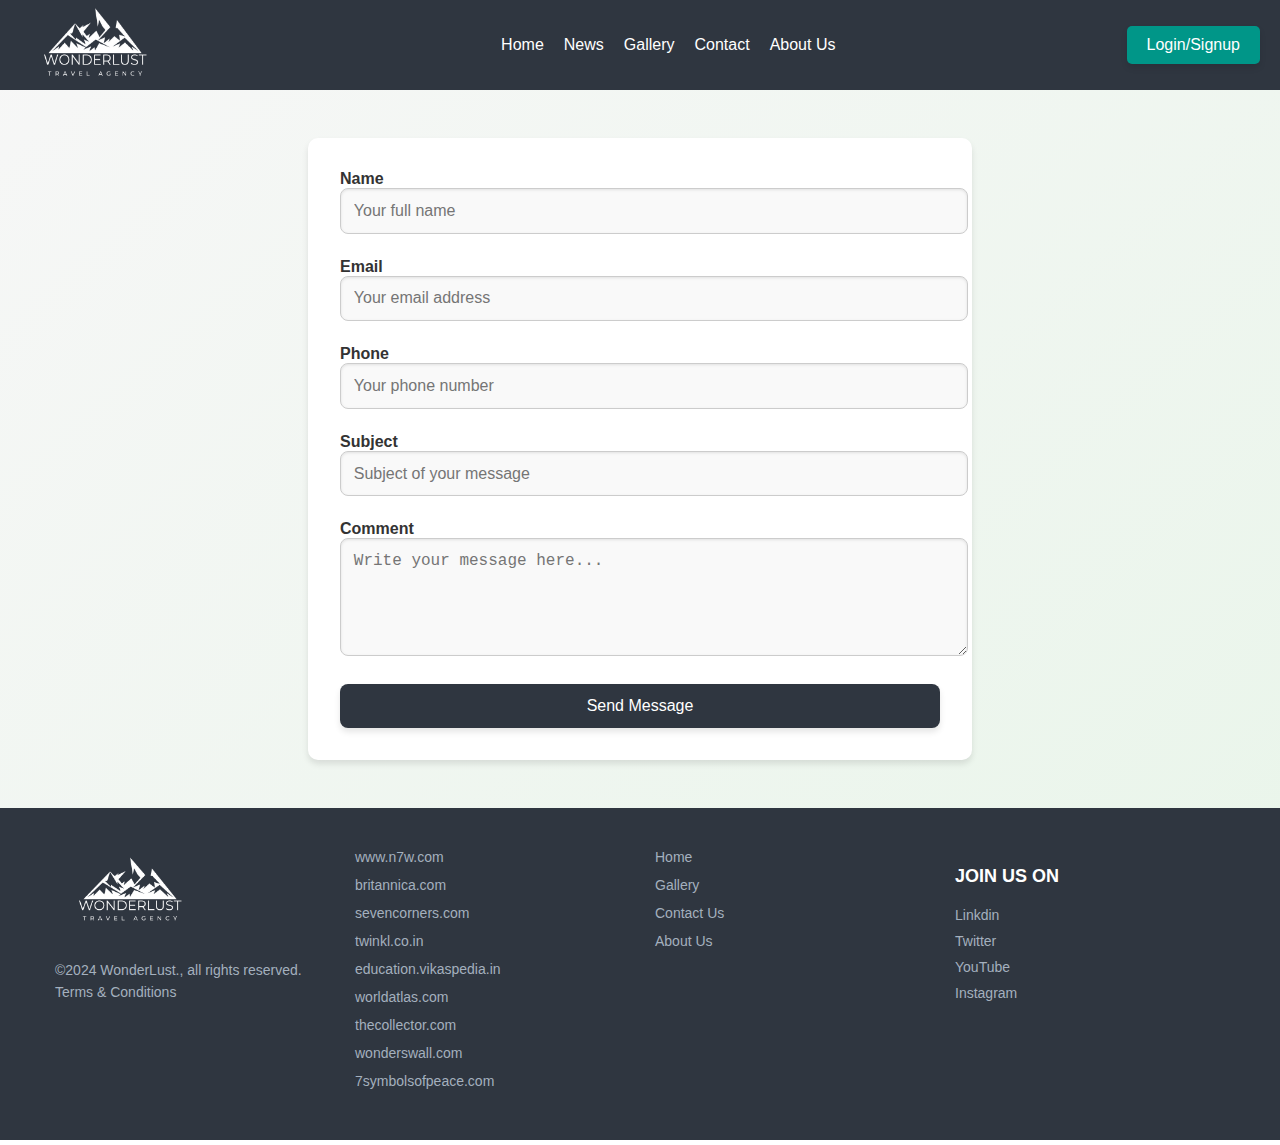
<file: Contact_us.html>
<!DOCTYPE html>
<html lang="en">
<head>
    <meta charset="UTF-8">
    <meta name="viewport" content="width=device-width, initial-scale=1.0">
    <title>Contact Us</title>
    <link rel="stylesheet" href="css/contact.css">
    <script src="contact_us.js"></script>
</head>
<body>
    <header>
        <div>
            <a href="index.html">
                <img class="logo" src="images/logo4.png" alt="7 world wonders">
        </a>
        </div>
    
        <nav>
            <ul>
                <li><a href="index.html">Home</a></li>
                <li><a href="News.html">News</a></li>
                <li><a href="Gallery.html">Gallery</a></li>
                <li><a href="Contact_us.html">Contact</a></li>
                <li><a href="Aboutus.html">About Us</a></li>
            </ul>
        </nav>

        <div class="auth-buttons">
            <button onclick="window.location.href='Login.html'">Login/Signup</button>
        </div>
    
    </header>
    <main>
        <form class="contact-form" id="contact-form">
            <div class="form-group">
                <label for="name">Name</label>
                <input type="text" id="name" name="name" placeholder="Your full name">
                <div class="error" id="nameError"></div>
            </div>
            <div class="form-group">
                <label for="email">Email</label>
                <input type="email" id="email" name="email" placeholder="Your email address">
                <div class="error" id="emailError"></div>
            </div>
            <div class="form-group">
                <label for="phone">Phone</label>
                <input type="tel" id="phone" name="phone" placeholder="Your phone number">
                <div class="error" id="phoneError"></div>
            </div>
            <div class="form-group">
                <label for="subject">Subject</label>
                <input type="text" id="subject" name="subject" placeholder="Subject of your message">
                <div class="error" id="subjectError"></div>
            </div>
            <div class="form-group">
                <label for="comment">Comment</label>
                <textarea id="comment" name="comment" placeholder="Write your message here..." rows="5"></textarea>
                <div class="error" id="commentError"></div>
            </div>
            <button type="submit" class="btn-submit">Send Message</button>
        </form>
    </main>
    <footer class="footer">
        <div class="footer-content">
            <div class="footer-section">
                <img src="images/logo4.png" alt="7 world wonders" class="footer-logo">
                <p class="footer-copyright">©2024 WonderLust., all rights reserved. Terms & Conditions</p>
            </div>
            
            <div class="footer-section">
                <ul class="footer-links">
                    <li><a href="www.n7w.com">www.n7w.com</a></li>
                    <li><a href="https://www.britannica.com/">britannica.com</a></li>
                    <li><a href="https://www.sevencorners.com/">sevencorners.com</a></li>
                    <li><a href="https://www.twinkl.co.in/">twinkl.co.in</a></li>
                    <li><a href="https://education.vikaspedia.in/">education.vikaspedia.in</a></li>
                    <li><a href="https://www.worldatlas.com/">worldatlas.com</a></li>
                    <li><a href="https://www.thecollector.com/">thecollector.com</a></li>
                    <li><a href="wonderswall.com">wonderswall.com</a></li>
                    <li><a href="7symbolsofpeace.com">7symbolsofpeace.com</a></li>
                </ul>
            </div>
    
            <div class="footer-section">
                <ul class="footer-links">
                    <li><a href="index.html">Home</a></li>
                    <li><a href="Gallery.html">Gallery</a></li>
                    <li><a href="Contact_us.html">Contact Us</a></li>
                    <li><a href="Aboutus.html">About Us</a></li>
                </ul>
            </div>
    
            <div class="footer-section">
                <h3>JOIN US ON</h3>
                <div class="social-links">
                    
                    <a href="https://in.linkedin.com/in/vivek-parmar-183609218" class="social-link">Linkdin</a>
                    <a href="#" class="social-link">Twitter</a>
                    <a href="#" class="social-link">YouTube</a>
                    <a href="#" class="social-link">Instagram</a>
                </div>
            </div>
        </div>
    </footer>


    <script>
        let lastScrollY = window.scrollY;
        const header = document.querySelector("header");
    
        window.addEventListener("scroll", () => {
            if (window.scrollY > lastScrollY) {
                header.style.top = "-80px"; 
            } else {
                header.style.top = "0";
            }
            lastScrollY = window.scrollY;
        });
    </script>



</body>
</html>
</file>
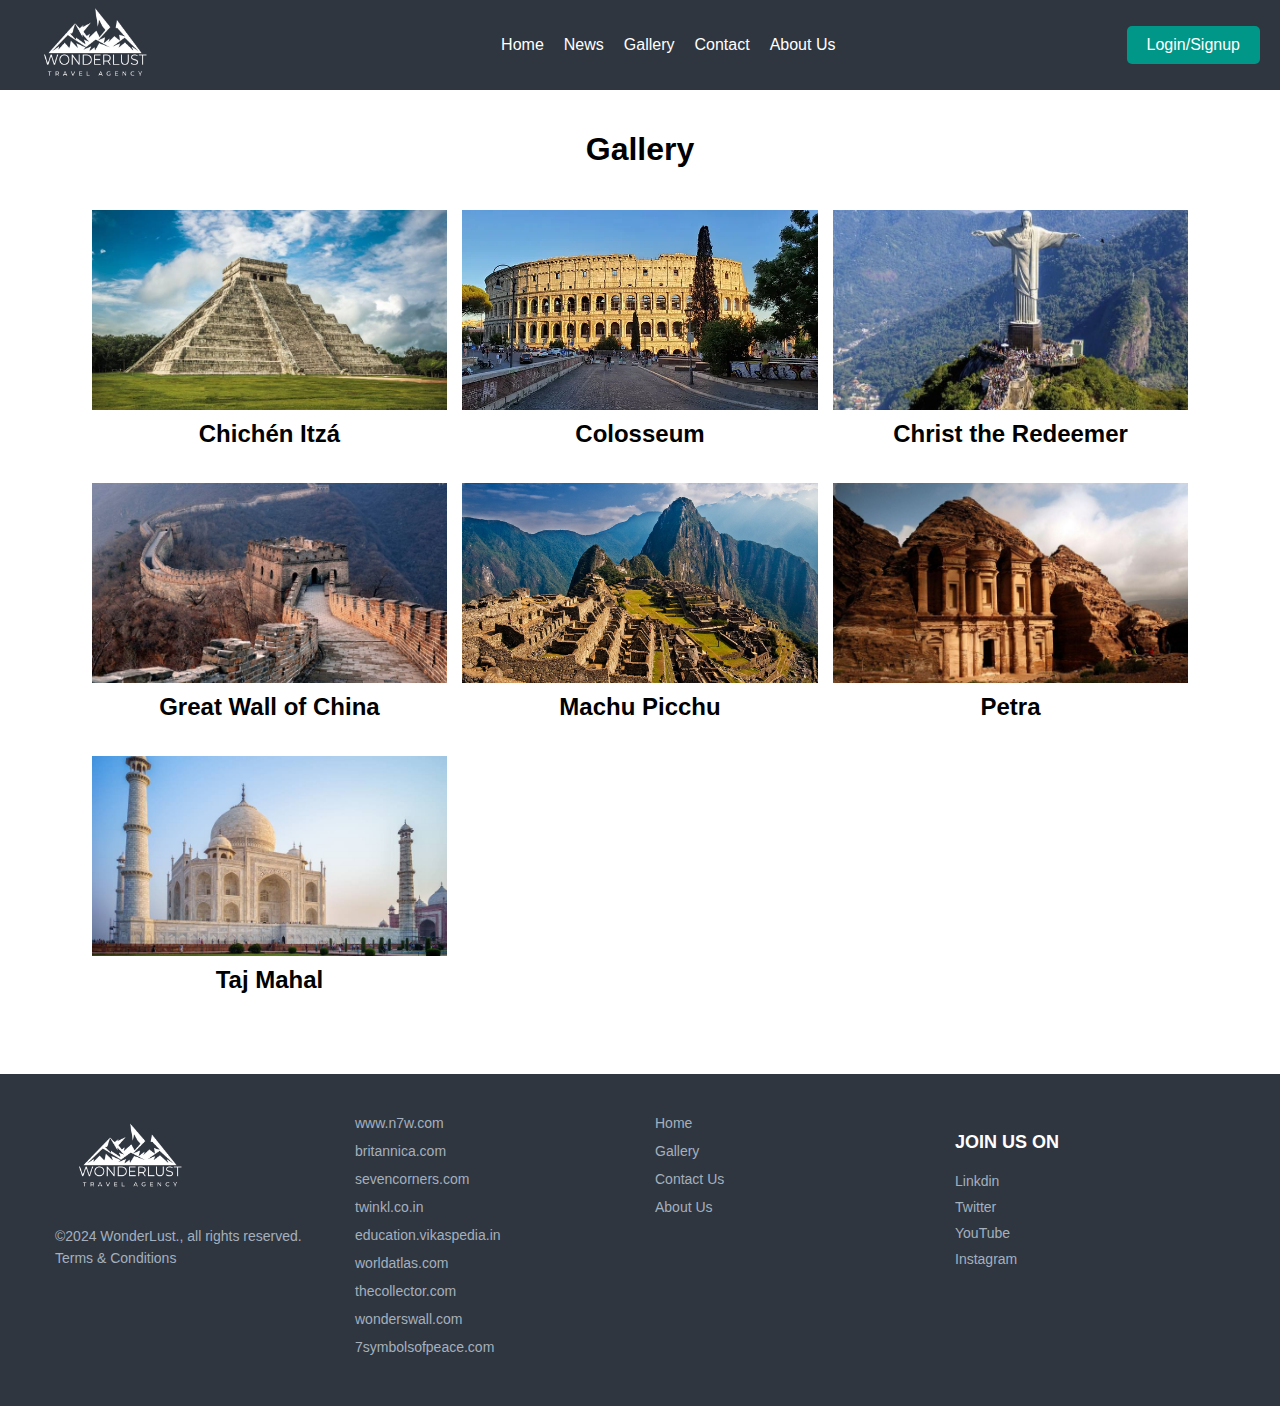
<file: Gallery.html>
<!DOCTYPE html>
<html lang="en">
<head>
    <meta charset="UTF-8">
    <meta name="viewport" content="width=device-width, initial-scale=1.0">
    <title>Gallery</title>
    <link rel="stylesheet" href="css/gallery.css">
</head>
<body>
    <header>
        <div>
            <a href="index.html">
                <img class="logo" src="images/logo4.png" alt="7 world wonders">
            </a>
        </div>
        <nav>
            <ul>
                <li><a href="index.html">Home</a></li>
                <li><a href="News.html">News</a></li>
                <li><a href="Gallery.html">Gallery</a></li>
                <li><a href="Contact_us.html">Contact</a></li>
                <li><a href="Aboutus.html">About Us</a></li>
            </ul>
        </nav>

        <div class="auth-buttons">
            <button onclick="window.location.href='Login.html'">Login/Signup</button>
        </div>
        
    </header>
    
    <div class="gallery-container">
        <h1>Gallery</h1>
        <div class="gallery">
            <div class="gallery-item">
                <img src="images/chicken_itza.png" alt="Chichén Itzá" onclick="openLightbox(); showSlide(1)">
                <h2>Chichén Itzá</h2>
            </div>
            <div class="gallery-item">
                <img src="images/colosseum.png" alt="Colosseum" onclick="openLightbox(); showSlide(2)">
                <h2>Colosseum</h2>
            </div>
            <div class="gallery-item">
                <img src="images/christ-the-redeemer.png" alt="Christ the Redeemer" onclick="openLightbox(); showSlide(3)">
                <h2>Christ the Redeemer</h2>
            </div>
            <div class="gallery-item">
                <img src="images/great-wall-of-china.png" alt="Great Wall of China" onclick="openLightbox(); showSlide(4)">
                <h2>Great Wall of China</h2>
            </div>
            <div class="gallery-item">
                <img src="images/machu-pichu.png" alt="Machu Picchu" onclick="openLightbox(); showSlide(5)">
                <h2>Machu Picchu</h2>
            </div>
            <div class="gallery-item">
                <img src="images/petra.png" alt="Petra" onclick="openLightbox(); showSlide(6)">
                <h2>Petra</h2>
            </div>
            <div class="gallery-item">
                <img src="images/taj_mahal.png" alt="Taj Mahal" onclick="openLightbox(); showSlide(7)">
                <h2>Taj Mahal</h2>
            </div>
        </div>
    </div>

    <!-- Lightbox -->
    <div id="lightbox" class="lightbox">
        <span class="close" onclick="closeLightbox()">&times;</span>
        <div class="lightbox-content">
            <img class="slides" src="images/chicken_itza.png" alt="Chichén Itzá">
            <img class="slides" src="images/colosseum.png" alt="Colosseum">
            <img class="slides" src="images/christ-the-redeemer.png" alt="Christ the Redeemer">
            <img class="slides" src="images/great-wall-of-china.png" alt="Great Wall of China">
            <img class="slides" src="images/machu-pichu.png" alt="Machu Picchu">
            <img class="slides" src="images/petra.png" alt="Petra">
            <img class="slides" src="images/taj_mahal.png" alt="Taj Mahal">
            <a class="prev" onclick="changeSlide(-1)">&#10094;</a>
            <a class="next" onclick="changeSlide(1)">&#10095;</a>
        </div>
    </div>

    <footer class="footer">
        <div class="footer-content">
            <div class="footer-section">
                <img src="images/logo4.png" alt="7 world wonders" class="footer-logo">
                <p class="footer-copyright">©2024 WonderLust., all rights reserved. Terms & Conditions</p>
            </div>
            
            <div class="footer-section">
                <ul class="footer-links">
                    <li><a href="www.n7w.com">www.n7w.com</a></li>
                    <li><a href="https://www.britannica.com/">britannica.com</a></li>
                    <li><a href="https://www.sevencorners.com/">sevencorners.com</a></li>
                    <li><a href="https://www.twinkl.co.in/">twinkl.co.in</a></li>
                    <li><a href="https://education.vikaspedia.in/">education.vikaspedia.in</a></li>
                    <li><a href="https://www.worldatlas.com/">worldatlas.com</a></li>
                    <li><a href="https://www.thecollector.com/">thecollector.com</a></li>
                    <li><a href="wonderswall.com">wonderswall.com</a></li>
                    <li><a href="7symbolsofpeace.com">7symbolsofpeace.com</a></li>
                </ul>
            </div>
    
            <div class="footer-section">
                <ul class="footer-links">
                    <li><a href="index.html">Home</a></li>
                    <li><a href="Gallery.html">Gallery</a></li>
                    <li><a href="Contact_us.html">Contact Us</a></li>
                    <li><a href="Aboutus.html">About Us</a></li>
                </ul>
            </div>
    
            <div class="footer-section">
                <h3>JOIN US ON</h3>
                <div class="social-links">
                    
                    <a href="https://in.linkedin.com/in/vivek-parmar-183609218" class="social-link">Linkdin</a>
                    <a href="#" class="social-link">Twitter</a>
                    <a href="#" class="social-link">YouTube</a>
                    <a href="#" class="social-link">Instagram</a>
                </div>
            </div>
        </div>
    </footer>

    <script src="gallery.js"></script>
</body>
</html>
</file>
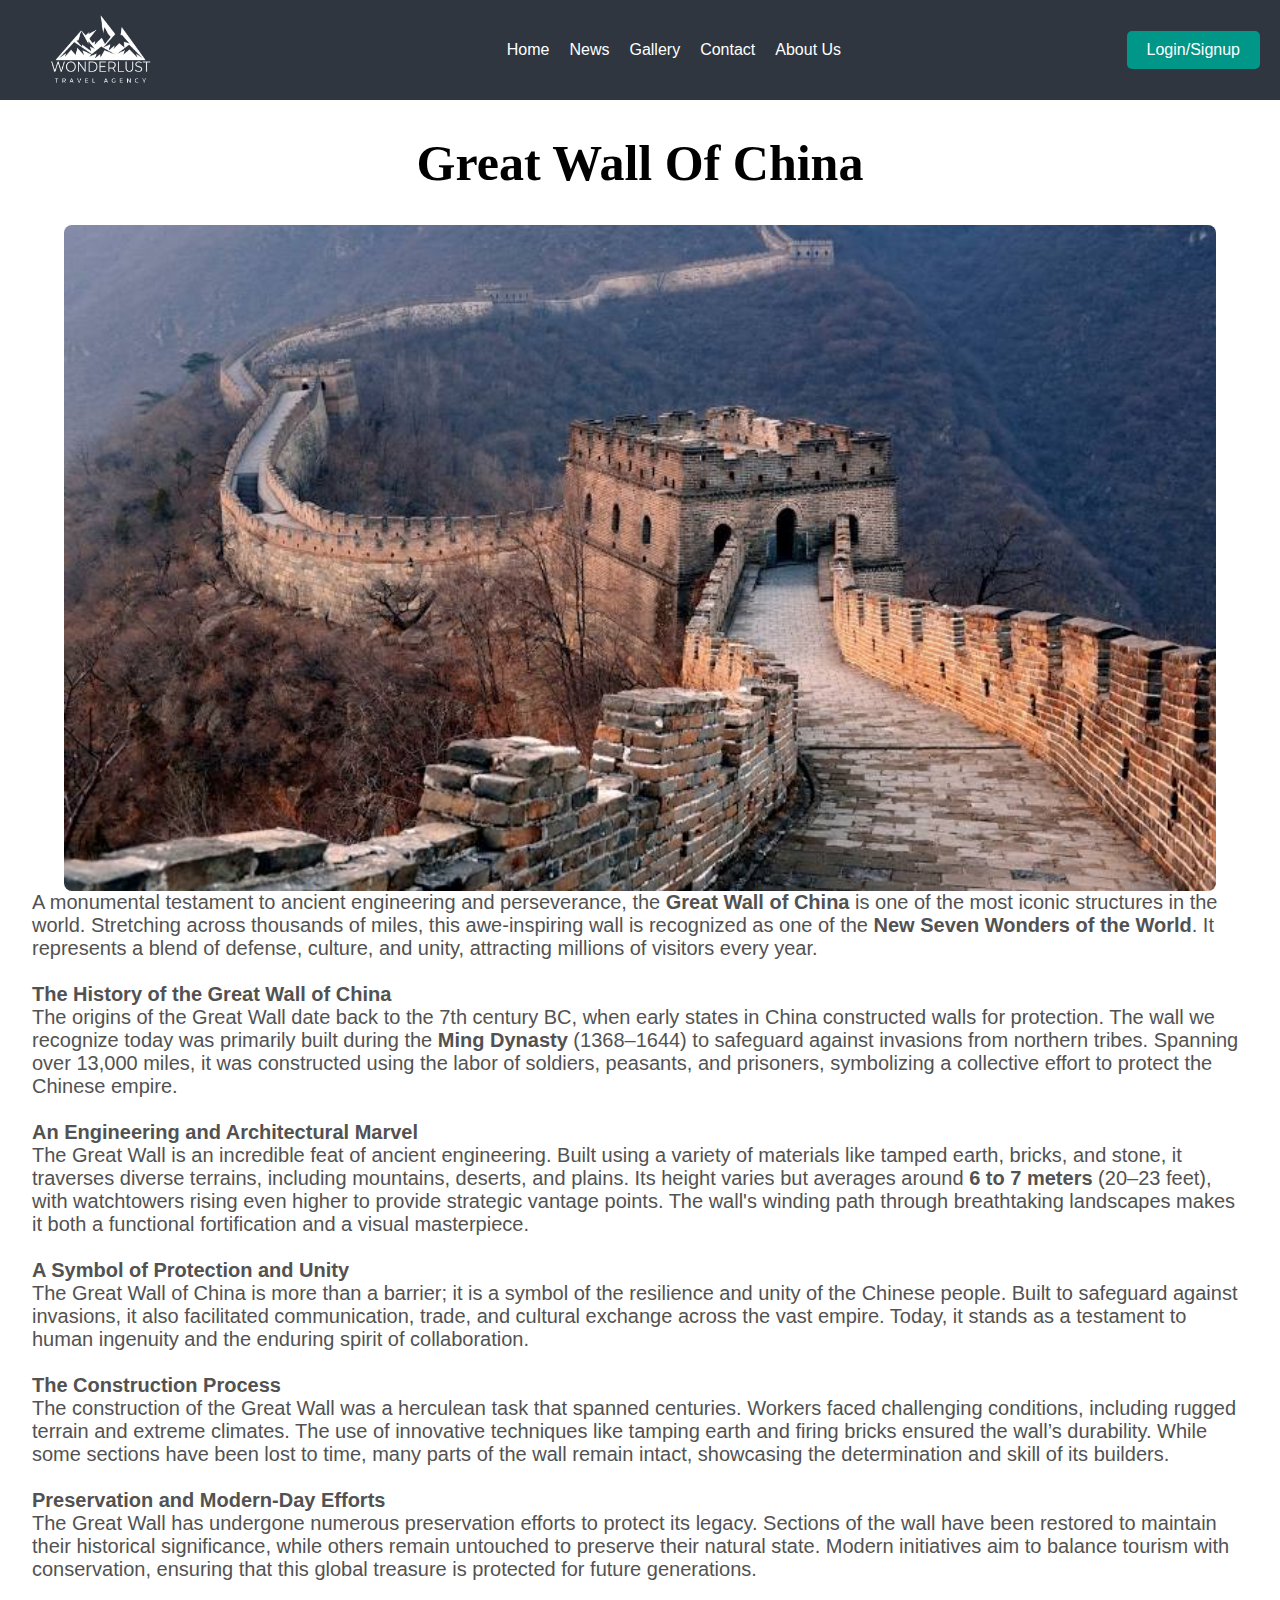
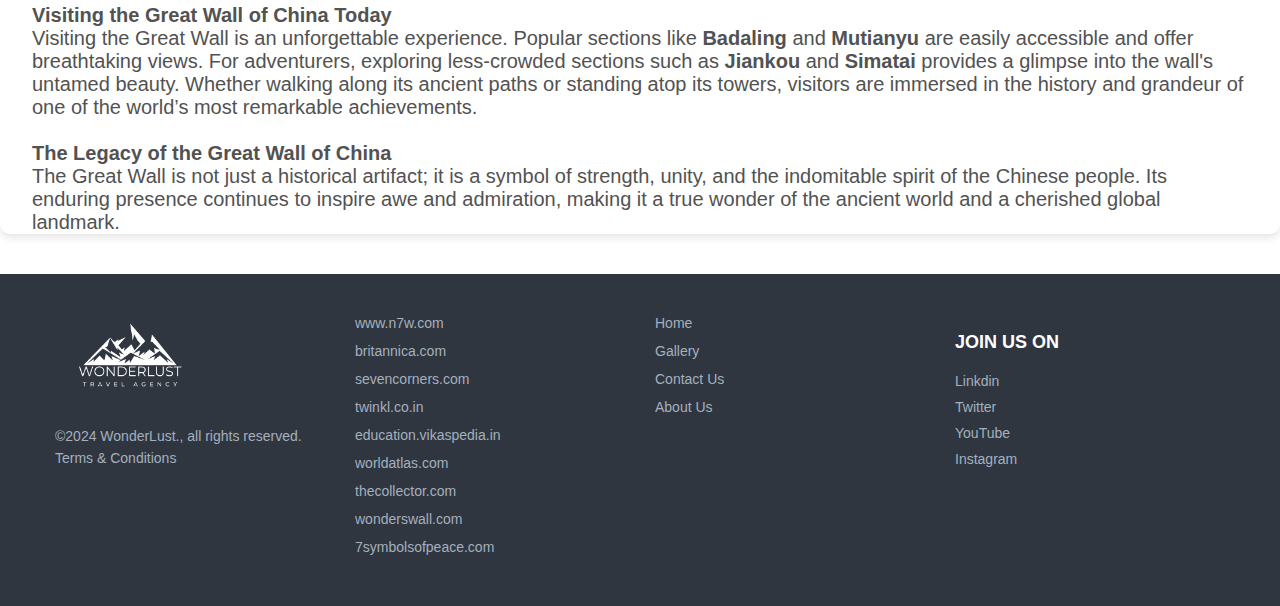
<file: Great_wall_of_china.html>
<!DOCTYPE html>
<html lang="en">
<head>
    <meta charset="UTF-8">
    <meta name="viewport" content="width=device-width, initial-scale=1.0">
    <title>Great Wall Of China</title>
    <link rel="stylesheet" href="css/description_page.css">
</head>
<body>
    <section class="wonders-about-class">

        <header>
            <div>
                <a href="index.html">
                    <img class="logo" src="images/logo4.png" alt="7 world wonders">
            </a>
            </div>
        
            <nav>
                <ul>
                    <li><a href="index.html">Home</a></li>
                    <li><a href="News.html">News</a></li>
                    <li><a href="Gallery.html">Gallery</a></li>
                    <li><a href="Contact_us.html">Contact</a></li>
                    <li><a href="Aboutus.html">About Us</a></li>
                </ul>
            </nav>

            <div class="auth-buttons">
                <button onclick="window.location.href='Login.html'">Login/Signup</button>
            </div>
        
        </header>

        
        <h1>Great Wall Of China</h1>
        <img src="images/great-wall-of-china.png" alt="Great Wall Of China">
        <p class="description-paragraph">
            A monumental testament to ancient engineering and perseverance, the <strong>Great Wall of China</strong> is one of the most iconic structures in the world. 
            Stretching across thousands of miles, this awe-inspiring wall is recognized as one of the <strong>New Seven Wonders of the World</strong>. 
            It represents a blend of defense, culture, and unity, attracting millions of visitors every year. 
            <br>
            <br>
            <b>The History of the Great Wall of China</b><br>
            The origins of the Great Wall date back to the 7th century BC, when early states in China constructed walls for protection. 
            The wall we recognize today was primarily built during the <strong>Ming Dynasty</strong> (1368–1644) to safeguard against invasions from northern tribes. 
            Spanning over 13,000 miles, it was constructed using the labor of soldiers, peasants, and prisoners, symbolizing a collective effort to protect the Chinese empire.
            <br>
            <br>
            <b>An Engineering and Architectural Marvel</b><br>
            The Great Wall is an incredible feat of ancient engineering. Built using a variety of materials like tamped earth, bricks, and stone, 
            it traverses diverse terrains, including mountains, deserts, and plains. Its height varies but averages around <strong>6 to 7 meters</strong> 
            (20–23 feet), with watchtowers rising even higher to provide strategic vantage points. The wall's winding path through breathtaking landscapes 
            makes it both a functional fortification and a visual masterpiece.
            <br>
            <br>
            <b>A Symbol of Protection and Unity</b><br>
            The Great Wall of China is more than a barrier; it is a symbol of the resilience and unity of the Chinese people. 
            Built to safeguard against invasions, it also facilitated communication, trade, and cultural exchange across the vast empire. 
            Today, it stands as a testament to human ingenuity and the enduring spirit of collaboration.
            <br>
            <br>
            <b>The Construction Process</b><br>
            The construction of the Great Wall was a herculean task that spanned centuries. Workers faced challenging conditions, including rugged terrain and extreme climates. 
            The use of innovative techniques like tamping earth and firing bricks ensured the wall’s durability. While some sections have been lost to time, many parts of the wall remain intact, 
            showcasing the determination and skill of its builders.
            <br>
            <br>
            <b>Preservation and Modern-Day Efforts</b><br>
            The Great Wall has undergone numerous preservation efforts to protect its legacy. Sections of the wall have been restored to maintain their historical significance, 
            while others remain untouched to preserve their natural state. Modern initiatives aim to balance tourism with conservation, ensuring that this global treasure is protected for future generations.
            <br>
            <br>
            <b>Visiting the Great Wall of China Today</b><br>
            Visiting the Great Wall is an unforgettable experience. Popular sections like <strong>Badaling</strong> and <strong>Mutianyu</strong> 
            are easily accessible and offer breathtaking views. For adventurers, exploring less-crowded sections such as <strong>Jiankou</strong> and <strong>Simatai</strong> provides a glimpse into the wall's untamed beauty. 
            Whether walking along its ancient paths or standing atop its towers, visitors are immersed in the history and grandeur of one of the world’s most remarkable achievements.
            <br>
            <br>
            <b>The Legacy of the Great Wall of China</b><br>
            The Great Wall is not just a historical artifact; it is a symbol of strength, unity, and the indomitable spirit of the Chinese people. 
            Its enduring presence continues to inspire awe and admiration, making it a true wonder of the ancient world and a cherished global landmark.
        </p>
        
    </section>

    <footer class="footer">
        <div class="footer-content">
            <div class="footer-section">
                <img src="images/logo4.png" alt="7 world wonders" class="footer-logo">
                <p class="footer-copyright">©2024 WonderLust., all rights reserved. Terms & Conditions</p>
            </div>
            
            <div class="footer-section">
                <ul class="footer-links">
                    <li><a href="www.n7w.com">www.n7w.com</a></li>
                    <li><a href="https://www.britannica.com/">britannica.com</a></li>
                    <li><a href="https://www.sevencorners.com/">sevencorners.com</a></li>
                    <li><a href="https://www.twinkl.co.in/">twinkl.co.in</a></li>
                    <li><a href="https://education.vikaspedia.in/">education.vikaspedia.in</a></li>
                    <li><a href="https://www.worldatlas.com/">worldatlas.com</a></li>
                    <li><a href="https://www.thecollector.com/">thecollector.com</a></li>
                    <li><a href="wonderswall.com">wonderswall.com</a></li>
                    <li><a href="7symbolsofpeace.com">7symbolsofpeace.com</a></li>
                </ul>
            </div>
    
            <div class="footer-section">
                <ul class="footer-links">
                    <li><a href="index.html">Home</a></li>
                    <li><a href="Gallery.html">Gallery</a></li>
                    <li><a href="Contact_us.html">Contact Us</a></li>
                    <li><a href="Aboutus.html">About Us</a></li>
                </ul>
            </div>
    
            <div class="footer-section">
                <h3>JOIN US ON</h3>
                <div class="social-links">
                    
                    <a href="https://in.linkedin.com/in/vivek-parmar-183609218" class="social-link">Linkdin</a>
                    <a href="#" class="social-link">Twitter</a>
                    <a href="#" class="social-link">YouTube</a>
                    <a href="#" class="social-link">Instagram</a>
                </div>
            </div>
        </div>
    </footer>
</body>
</html>
</file>
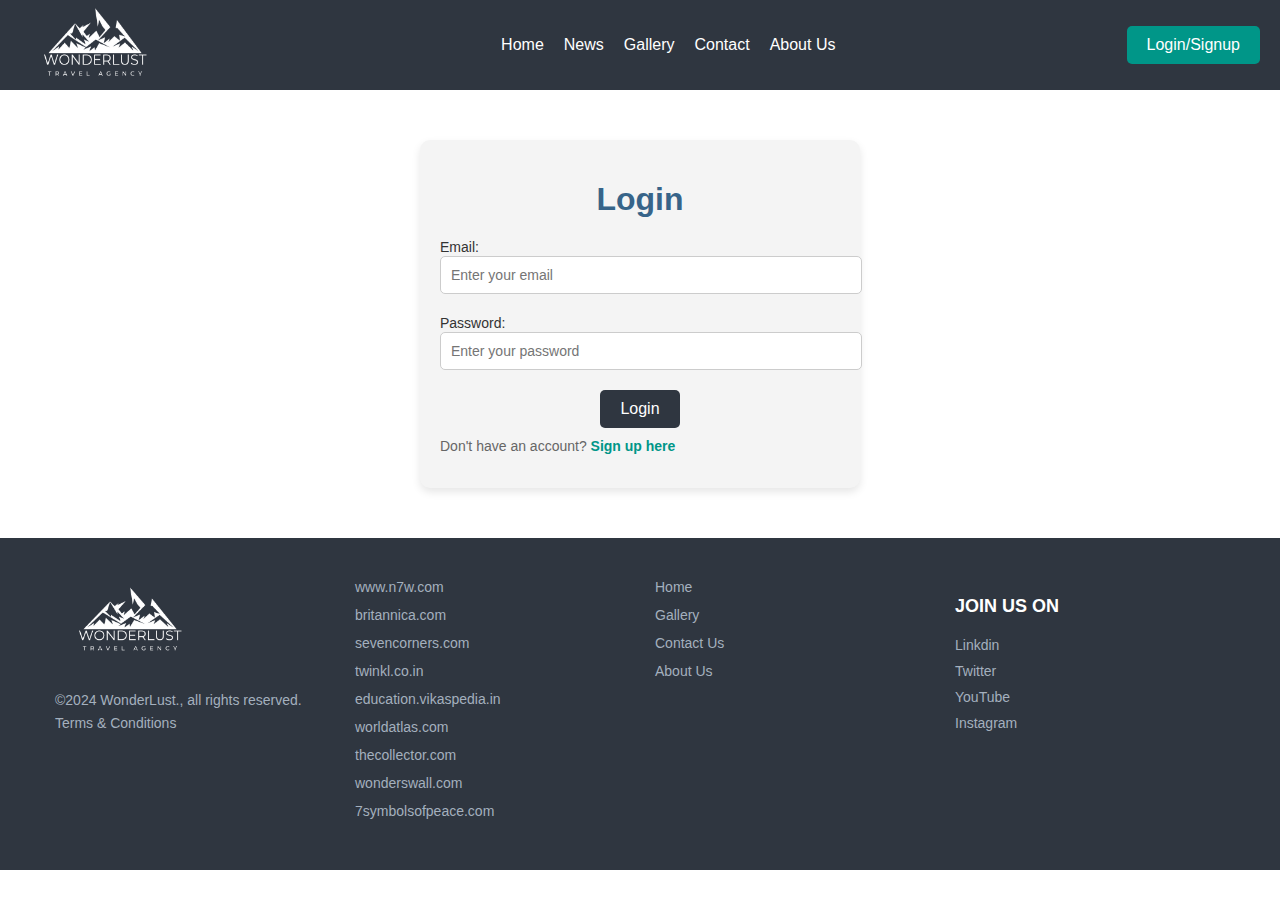
<file: Login.html>
<!DOCTYPE html>
<html lang="en">
<head>
    <meta charset="UTF-8">
    <meta name="viewport" content="width=device-width, initial-scale=1.0">
    <title>Login</title>
    <link rel="stylesheet" href="css/login.css">
    <script src="login_auth.js"></script>
</head>
<body>

    <header>
        <div>
            <a href="index.html">
                <img class="logo" src="images/logo4.png" alt="7 world wonders">
        </a>
        </div>
    
        <nav>
            <ul>
                <li><a href="index.html">Home</a></li>
                <li><a href="News.html">News</a></li>
                <li><a href="Gallery.html">Gallery</a></li>
                <li><a href="Contact_us.html">Contact</a></li>
                <li><a href="Aboutus.html">About Us</a></li>
            </ul>
        </nav>
    
        <div class="auth-buttons">
            <button onclick="window.location.href='Login.html'">Login/Signup</button>
        </div>
    
    </header>


    <div class="auth-container">
        <h1>Login</h1>
        <main>
        <form class="auth-form" id="auth-form">
            <label for="email">Email:</label>
            <input type="email" id="email" name="email" placeholder="Enter your email">
            <div class="error" id="emailError"></div>

            <label for="password">Password:</label>
            <input type="password" id="password" name="password" placeholder="Enter your password" >
            <div class="error" id="passwordError"></div>

            <button type="submit" class="auth-submit">Login</button>
        </form>
    </main>
        <p>Don't have an account? <a href="Signup.html">Sign up here</a></p>
    </div>

    <footer class="footer">
        <div class="footer-content">
            <div class="footer-section">
                <img src="images/logo4.png" alt="7 world wonders" class="footer-logo">
                <p class="footer-copyright">©2024 WonderLust., all rights reserved. Terms & Conditions</p>
            </div>
            
            <div class="footer-section">
                <ul class="footer-links">
                    <li><a href="www.n7w.com">www.n7w.com</a></li>
                    <li><a href="https://www.britannica.com/">britannica.com</a></li>
                    <li><a href="https://www.sevencorners.com/">sevencorners.com</a></li>
                    <li><a href="https://www.twinkl.co.in/">twinkl.co.in</a></li>
                    <li><a href="https://education.vikaspedia.in/">education.vikaspedia.in</a></li>
                    <li><a href="https://www.worldatlas.com/">worldatlas.com</a></li>
                    <li><a href="https://www.thecollector.com/">thecollector.com</a></li>
                    <li><a href="wonderswall.com">wonderswall.com</a></li>
                    <li><a href="7symbolsofpeace.com">7symbolsofpeace.com</a></li>
                </ul>
            </div>
    
            <div class="footer-section">
                <ul class="footer-links">
                    <li><a href="index.html">Home</a></li>
                    <li><a href="Gallery.html">Gallery</a></li>
                    <li><a href="Contact_us.html">Contact Us</a></li>
                    <li><a href="Aboutus.html">About Us</a></li>
                </ul>
            </div>
    
            <div class="footer-section">
                <h3>JOIN US ON</h3>
                <div class="social-links">
                    
                    <a href="https://in.linkedin.com/in/vivek-parmar-183609218" class="social-link">Linkdin</a>
                    <a href="#" class="social-link">Twitter</a>
                    <a href="#" class="social-link">YouTube</a>
                    <a href="#" class="social-link">Instagram</a>
                </div>
            </div>
        </div>
    </footer>
</body>
</html>
</file>
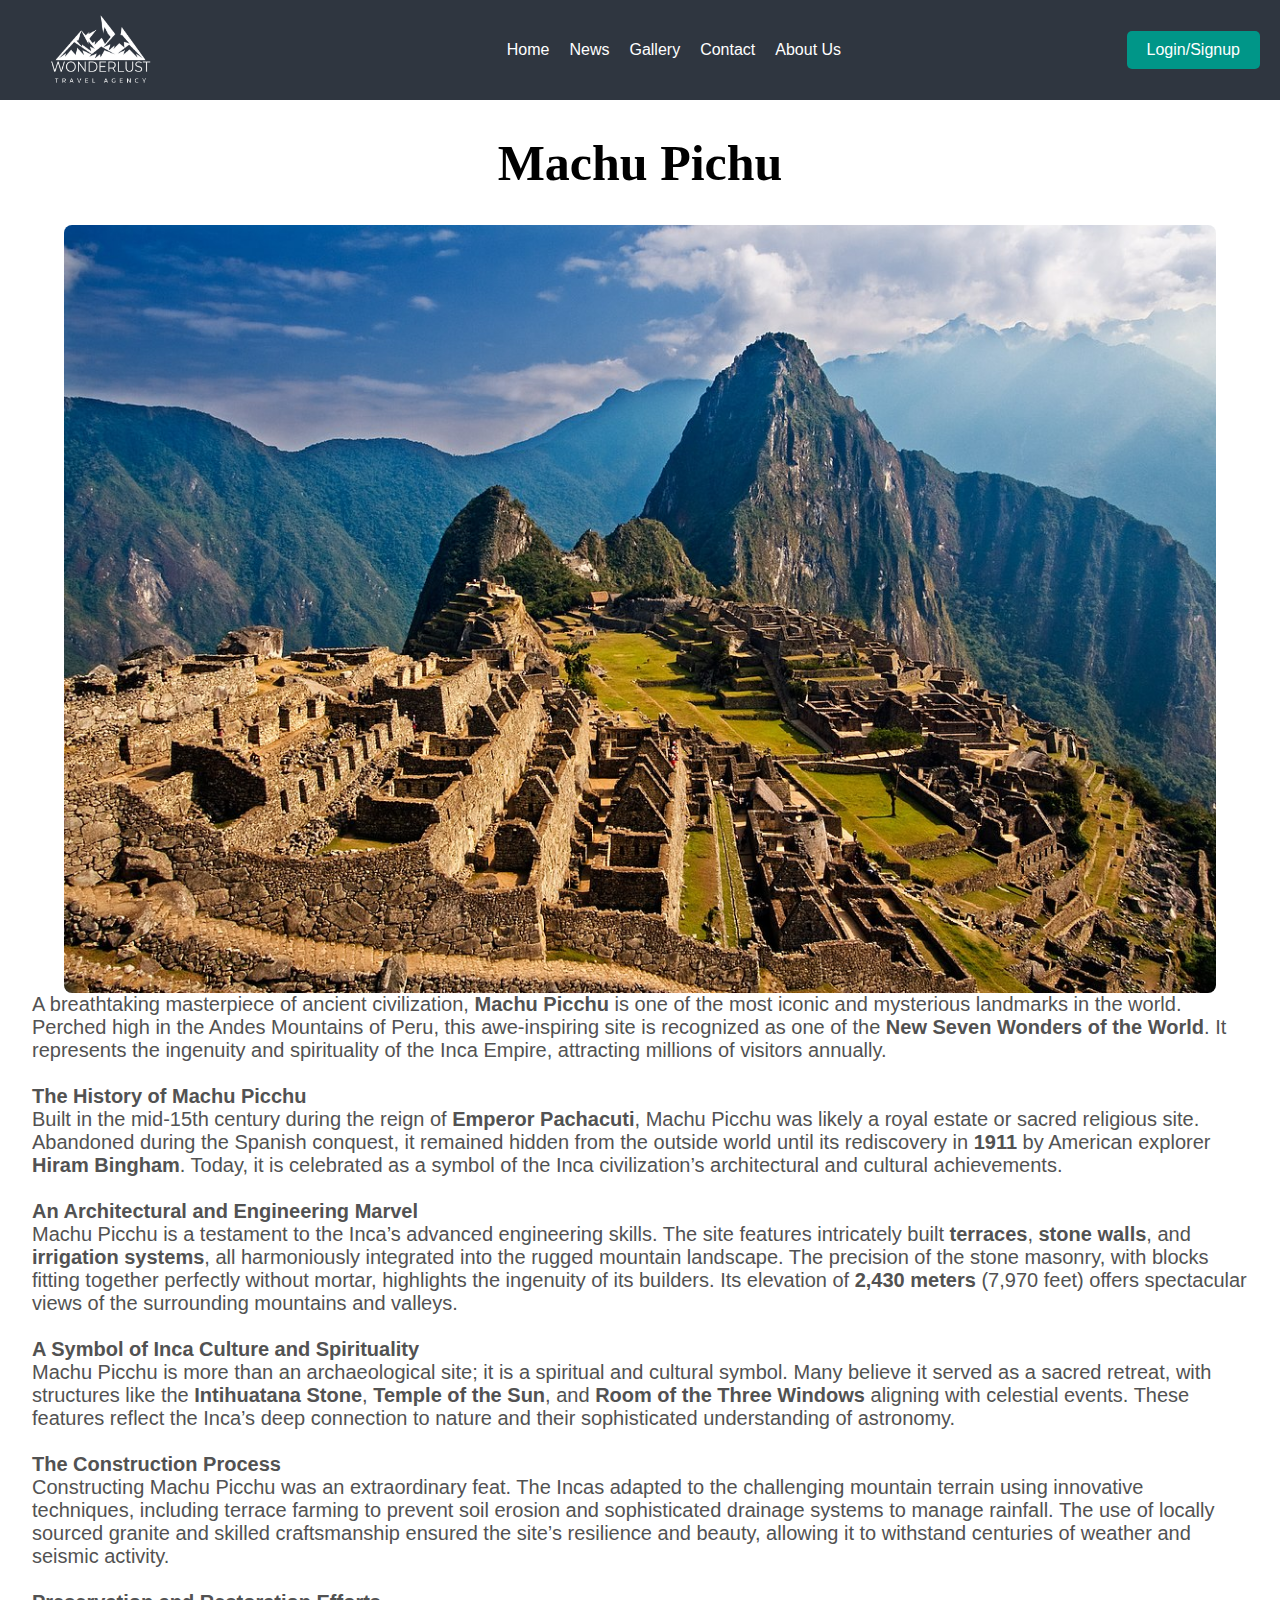
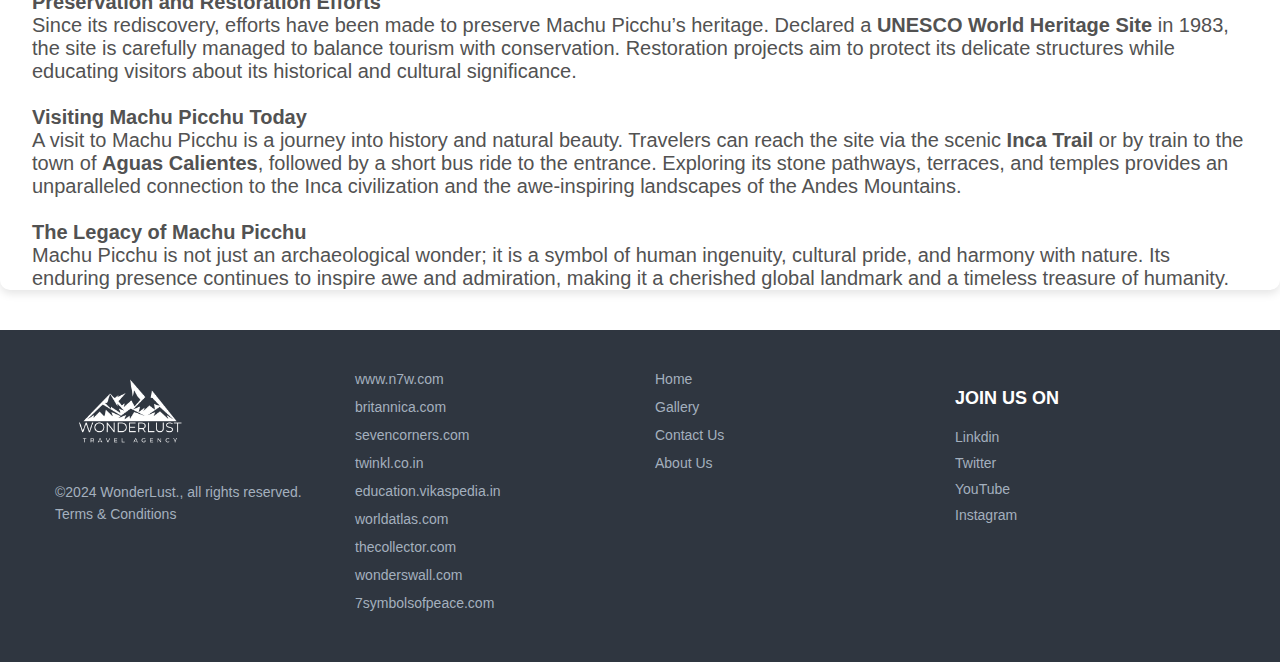
<file: Machu_pichu.html>
<!DOCTYPE html>
<html lang="en">
<head>
    <meta charset="UTF-8">
    <meta name="viewport" content="width=device-width, initial-scale=1.0">
    <title>Machu Pichu</title>
    <link rel="stylesheet" href="css/description_page.css">
</head>
<body>
    <section class="wonders-about-class">

        <header>
            <div>
                <a href="index.html">
                    <img class="logo" src="images/logo4.png" alt="7 world wonders">
            </a>
            </div>
        
            <nav>
                <ul>
                    <li><a href="index.html">Home</a></li>
                    <li><a href="News.html">News</a></li>
                    <li><a href="Gallery.html">Gallery</a></li>
                    <li><a href="Contact_us.html">Contact</a></li>
                    <li><a href="Aboutus.html">About Us</a></li>
                </ul>
            </nav>

            <div class="auth-buttons">
                <button onclick="window.location.href='Login.html'">Login/Signup</button>
            </div>
        
        </header>

        
        <h1>Machu Pichu</h1>
        <img src="images/machu-pichu.png" alt="Machu Pichu">
        <p class="description-paragraph">
            A breathtaking masterpiece of ancient civilization, <strong>Machu Picchu</strong> is one of the most iconic and mysterious landmarks in the world. 
            Perched high in the Andes Mountains of Peru, this awe-inspiring site is recognized as one of the <strong>New Seven Wonders of the World</strong>. 
            It represents the ingenuity and spirituality of the Inca Empire, attracting millions of visitors annually.
            <br>
            <br>
            <b>The History of Machu Picchu</b><br>
            Built in the mid-15th century during the reign of <strong>Emperor Pachacuti</strong>, Machu Picchu was likely a royal estate or sacred religious site. 
            Abandoned during the Spanish conquest, it remained hidden from the outside world until its rediscovery in <strong>1911</strong> by American explorer 
            <strong>Hiram Bingham</strong>. Today, it is celebrated as a symbol of the Inca civilization’s architectural and cultural achievements.
            <br>
            <br>
            <b>An Architectural and Engineering Marvel</b><br>
            Machu Picchu is a testament to the Inca’s advanced engineering skills. The site features intricately built <strong>terraces</strong>, 
            <strong>stone walls</strong>, and <strong>irrigation systems</strong>, all harmoniously integrated into the rugged mountain landscape. 
            The precision of the stone masonry, with blocks fitting together perfectly without mortar, highlights the ingenuity of its builders. 
            Its elevation of <strong>2,430 meters</strong> (7,970 feet) offers spectacular views of the surrounding mountains and valleys.
            <br>
            <br>
            <b>A Symbol of Inca Culture and Spirituality</b><br>
            Machu Picchu is more than an archaeological site; it is a spiritual and cultural symbol. Many believe it served as a sacred retreat, 
            with structures like the <strong>Intihuatana Stone</strong>, <strong>Temple of the Sun</strong>, and <strong>Room of the Three Windows</strong> 
            aligning with celestial events. These features reflect the Inca’s deep connection to nature and their sophisticated understanding of astronomy.
            <br>
            <br>
            <b>The Construction Process</b><br>
            Constructing Machu Picchu was an extraordinary feat. The Incas adapted to the challenging mountain terrain using innovative techniques, 
            including terrace farming to prevent soil erosion and sophisticated drainage systems to manage rainfall. The use of locally sourced granite and 
            skilled craftsmanship ensured the site’s resilience and beauty, allowing it to withstand centuries of weather and seismic activity.
            <br>
            <br>
            <b>Preservation and Restoration Efforts</b><br>
            Since its rediscovery, efforts have been made to preserve Machu Picchu’s heritage. Declared a <strong>UNESCO World Heritage Site</strong> in 1983, 
            the site is carefully managed to balance tourism with conservation. Restoration projects aim to protect its delicate structures while educating visitors 
            about its historical and cultural significance.
            <br>
            <br>
            <b>Visiting Machu Picchu Today</b><br>
            A visit to Machu Picchu is a journey into history and natural beauty. Travelers can reach the site via the scenic <strong>Inca Trail</strong> or by train 
            to the town of <strong>Aguas Calientes</strong>, followed by a short bus ride to the entrance. Exploring its stone pathways, terraces, and temples provides 
            an unparalleled connection to the Inca civilization and the awe-inspiring landscapes of the Andes Mountains.
            <br>
            <br>
            <b>The Legacy of Machu Picchu</b><br>
            Machu Picchu is not just an archaeological wonder; it is a symbol of human ingenuity, cultural pride, and harmony with nature. 
            Its enduring presence continues to inspire awe and admiration, making it a cherished global landmark and a timeless treasure of humanity.
        </p>
        
    </section>

    <footer class="footer">
        <div class="footer-content">
            <div class="footer-section">
                <img src="images/logo4.png" alt="7 world wonders" class="footer-logo">
                <p class="footer-copyright">©2024 WonderLust., all rights reserved. Terms & Conditions</p>
            </div>
            
            <div class="footer-section">
                <ul class="footer-links">
                    <li><a href="www.n7w.com">www.n7w.com</a></li>
                    <li><a href="https://www.britannica.com/">britannica.com</a></li>
                    <li><a href="https://www.sevencorners.com/">sevencorners.com</a></li>
                    <li><a href="https://www.twinkl.co.in/">twinkl.co.in</a></li>
                    <li><a href="https://education.vikaspedia.in/">education.vikaspedia.in</a></li>
                    <li><a href="https://www.worldatlas.com/">worldatlas.com</a></li>
                    <li><a href="https://www.thecollector.com/">thecollector.com</a></li>
                    <li><a href="wonderswall.com">wonderswall.com</a></li>
                    <li><a href="7symbolsofpeace.com">7symbolsofpeace.com</a></li>
                </ul>
            </div>
    
            <div class="footer-section">
                <ul class="footer-links">
                    <li><a href="index.html">Home</a></li>
                    <li><a href="Gallery.html">Gallery</a></li>
                    <li><a href="Contact_us.html">Contact Us</a></li>
                    <li><a href="Aboutus.html">About Us</a></li>
                </ul>
            </div>
    
            <div class="footer-section">
                <h3>JOIN US ON</h3>
                <div class="social-links">
                    
                    <a href="https://in.linkedin.com/in/vivek-parmar-183609218" class="social-link">Linkdin</a>
                    <a href="#" class="social-link">Twitter</a>
                    <a href="#" class="social-link">YouTube</a>
                    <a href="#" class="social-link">Instagram</a>
                </div>
            </div>
        </div>
    </footer>
    
</body>
</html>
</file>
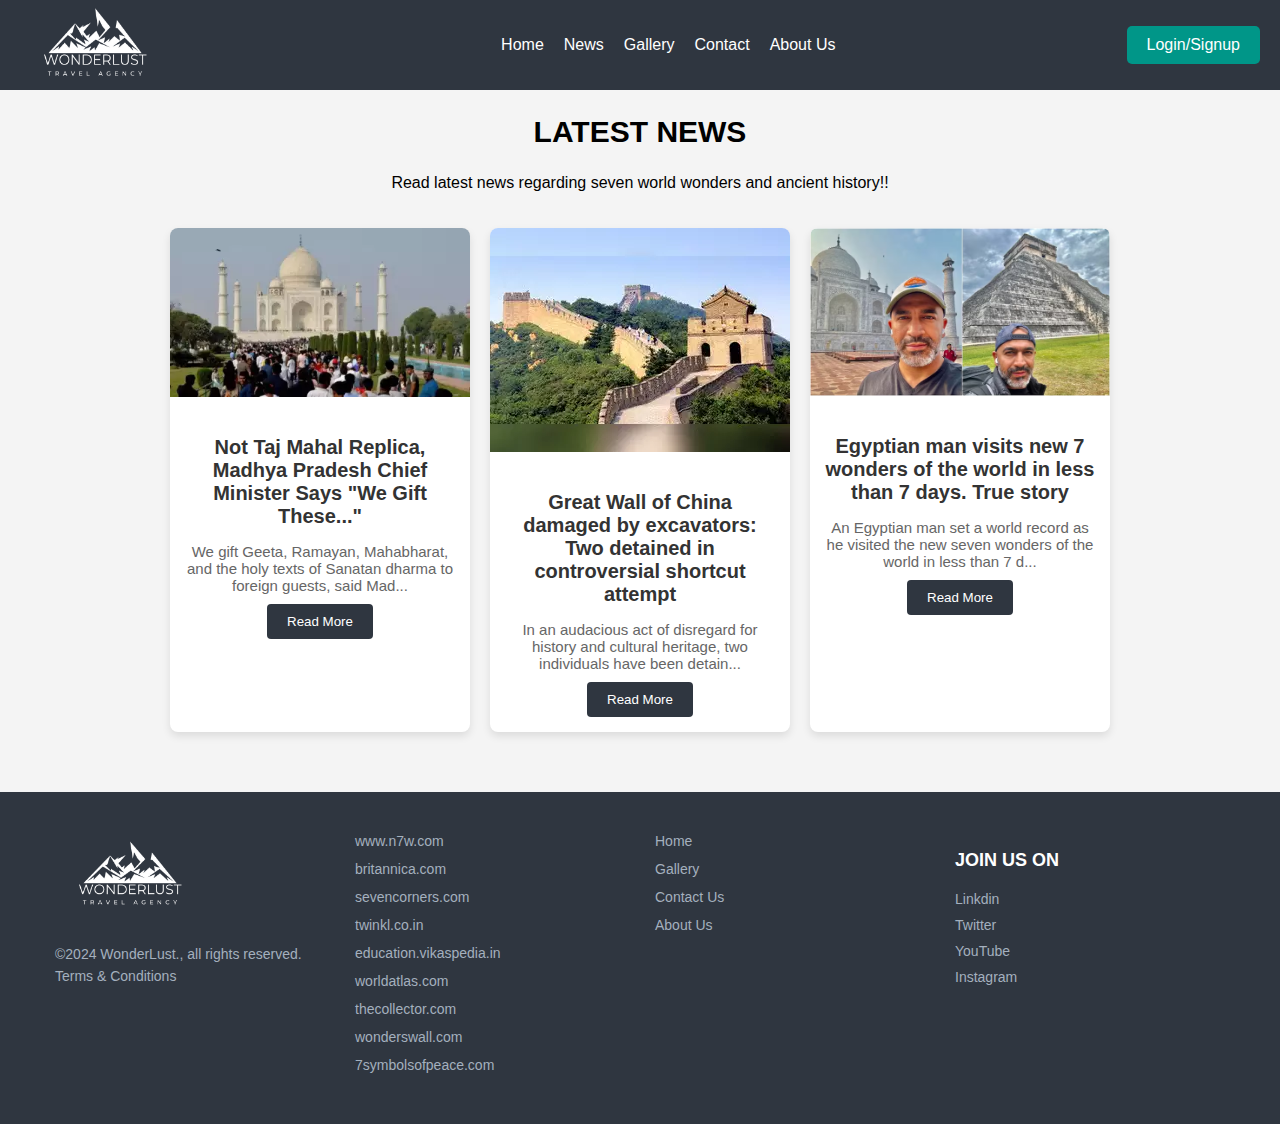
<file: News.html>
<!DOCTYPE html>
<html lang="en">
<head>
    <meta charset="UTF-8">
    <meta name="viewport" content="width=device-width, initial-scale=1.0">
    <title>News</title>
    <link href="css/news.css" rel="stylesheet">
    <script src="news.js"></script>
</head>
<body>

    <header>
        <div>
            <a href="index.html">
                <img class="logo" src="images/logo4.png" alt="7 world wonders">
        </a>
        </div>
    
        <nav>
            <ul>
                <li><a href="index.html">Home</a></li>
                <li><a href="News.html">News</a></li>
                <li><a href="Gallery.html">Gallery</a></li>
                <li><a href="Contact_us.html">Contact</a></li>
                <li><a href="Aboutus.html">About Us</a></li>
            </ul>
        </nav>
    
        <div class="auth-buttons">
            <button onclick="window.location.href='Login.html'">Login/Signup</button>
        </div>
    
    </header>

    <section class="news-section">
        <div class="div-head" style="width: 100%;">
            <h2 class="news-title" style="text-align: center;">LATEST NEWS</h2>
        </div>

        <p class="news-subtitle">Read latest news regarding seven world wonders and ancient history!!</p>
        
        <div id="news-container" class="news-container">
            <!-- Cards add dynamically here  -->
        </div>
        
        <div class="news-navigation">
            <span class="nav-dot active"></span>
            <span class="nav-dot"></span>
        </div>
    </section>
    <footer class="footer">
        <div class="footer-content">
            <div class="footer-section">
                <img src="images/logo4.png" alt="7 world wonders" class="footer-logo">
                <p class="footer-copyright">©2024 WonderLust., all rights reserved. Terms & Conditions</p>
            </div>
            
            <div class="footer-section">
                <ul class="footer-links">
                    <li><a href="www.n7w.com">www.n7w.com</a></li>
                    <li><a href="https://www.britannica.com/">britannica.com</a></li>
                    <li><a href="https://www.sevencorners.com/">sevencorners.com</a></li>
                    <li><a href="https://www.twinkl.co.in/">twinkl.co.in</a></li>
                    <li><a href="https://education.vikaspedia.in/">education.vikaspedia.in</a></li>
                    <li><a href="https://www.worldatlas.com/">worldatlas.com</a></li>
                    <li><a href="https://www.thecollector.com/">thecollector.com</a></li>
                    <li><a href="wonderswall.com">wonderswall.com</a></li>
                    <li><a href="7symbolsofpeace.com">7symbolsofpeace.com</a></li>
                </ul>
            </div>
    
            <div class="footer-section">
                <ul class="footer-links">
                    <li><a href="index.html">Home</a></li>
                    <li><a href="Gallery.html">Gallery</a></li>
                    <li><a href="Contact_us.html">Contact Us</a></li>
                    <li><a href="Aboutus.html">About Us</a></li>
                </ul>
            </div>
    
            <div class="footer-section">
                <h3>JOIN US ON</h3>
                <div class="social-links">
                    
                    <a href="https://in.linkedin.com/in/vivek-parmar-183609218" class="social-link">Linkdin</a>
                    <a href="#" class="social-link">Twitter</a>
                    <a href="#" class="social-link">YouTube</a>
                    <a href="#" class="social-link">Instagram</a>
                </div>
            </div>
        </div>
    </footer>
</body>
</html>
</file>
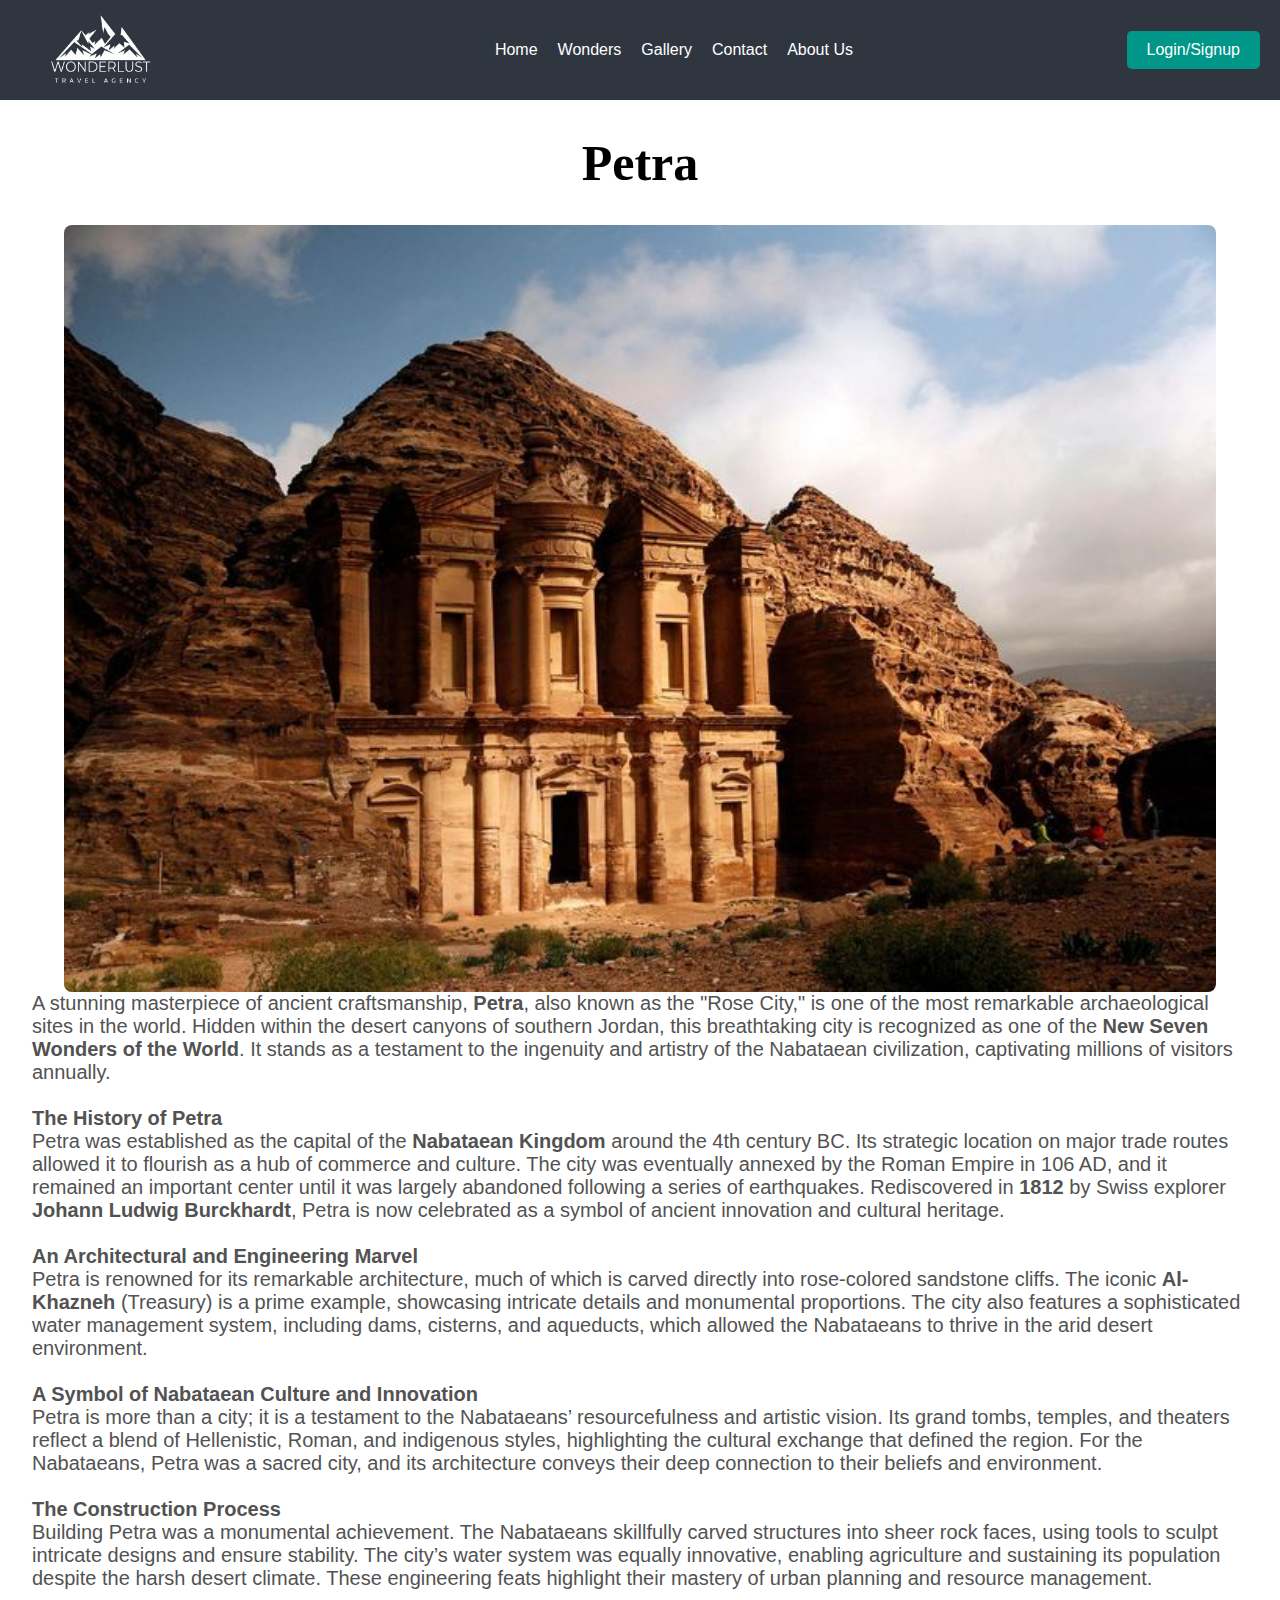
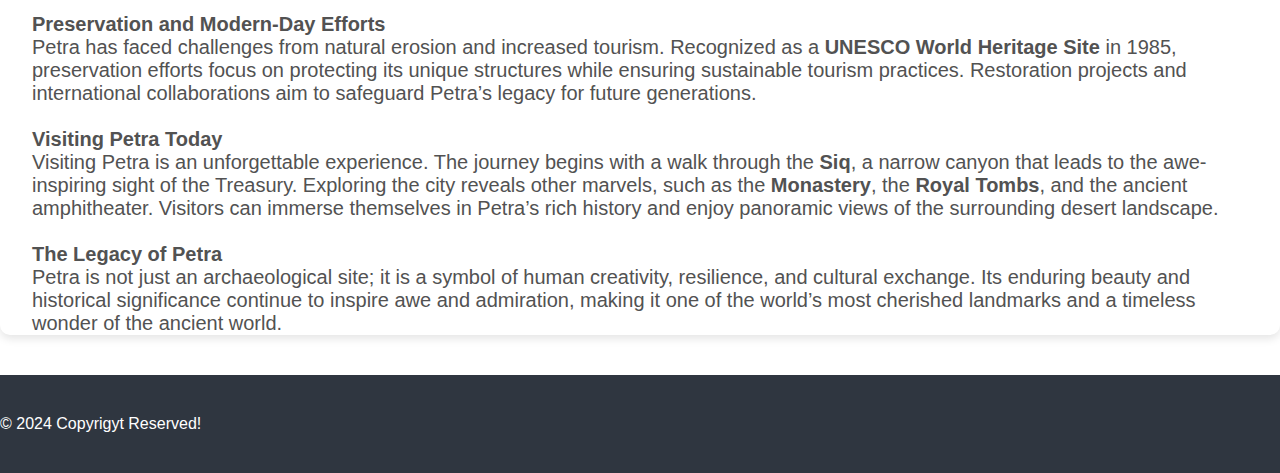
<file: Petra.html>
<!DOCTYPE html>
<html lang="en">
<head>
    <meta charset="UTF-8">
    <meta name="viewport" content="width=device-width, initial-scale=1.0">
    <title>Petra</title>
    <link rel="stylesheet" href="css/description_page.css">
</head>
<body>
    <section class="wonders-about-class">

        <header>
            <div>
                <a href="index.html">
                    <img class="logo" src="images/logo4.png" alt="7 world wonders">
            </a>
            </div>
        
            <nav>
                <ul>
                    <li><a href="index.html">Home</a></li>
                    <li><a href="Wonders.html">Wonders</a></li>
                    <li><a href="#gallery">Gallery</a></li>
                    <li><a href="#contact">Contact</a></li>
                    <li><a href="#about">About Us</a></li>
                </ul>
            </nav>

            <div class="auth-buttons">
                <button onclick="window.location.href='Login.html'">Login/Signup</button>
            </div>
        
        </header>


        
        <h1>Petra</h1>
        <img src="images/petra.png" alt="Petra">
        <p class="description-paragraph">
            A stunning masterpiece of ancient craftsmanship, <strong>Petra</strong>, also known as the "Rose City," is one of the most remarkable archaeological sites in the world. 
            Hidden within the desert canyons of southern Jordan, this breathtaking city is recognized as one of the <strong>New Seven Wonders of the World</strong>. 
            It stands as a testament to the ingenuity and artistry of the Nabataean civilization, captivating millions of visitors annually.
            <br>
            <br>
            <b>The History of Petra</b><br>
            Petra was established as the capital of the <strong>Nabataean Kingdom</strong> around the 4th century BC. Its strategic location on major trade routes 
            allowed it to flourish as a hub of commerce and culture. The city was eventually annexed by the Roman Empire in 106 AD, and it remained an important center 
            until it was largely abandoned following a series of earthquakes. Rediscovered in <strong>1812</strong> by Swiss explorer <strong>Johann Ludwig Burckhardt</strong>, 
            Petra is now celebrated as a symbol of ancient innovation and cultural heritage.
            <br>
            <br>
            <b>An Architectural and Engineering Marvel</b><br>
            Petra is renowned for its remarkable architecture, much of which is carved directly into rose-colored sandstone cliffs. 
            The iconic <strong>Al-Khazneh</strong> (Treasury) is a prime example, showcasing intricate details and monumental proportions. 
            The city also features a sophisticated water management system, including dams, cisterns, and aqueducts, which allowed the Nabataeans to thrive in the arid desert environment.
            <br>
            <br>
            <b>A Symbol of Nabataean Culture and Innovation</b><br>
            Petra is more than a city; it is a testament to the Nabataeans’ resourcefulness and artistic vision. Its grand tombs, temples, and theaters 
            reflect a blend of Hellenistic, Roman, and indigenous styles, highlighting the cultural exchange that defined the region. 
            For the Nabataeans, Petra was a sacred city, and its architecture conveys their deep connection to their beliefs and environment.
            <br>
            <br>
            <b>The Construction Process</b><br>
            Building Petra was a monumental achievement. The Nabataeans skillfully carved structures into sheer rock faces, using tools to sculpt intricate designs and ensure stability. 
            The city’s water system was equally innovative, enabling agriculture and sustaining its population despite the harsh desert climate. These engineering feats highlight their mastery of urban planning and resource management.
            <br>
            <br>
            <b>Preservation and Modern-Day Efforts</b><br>
            Petra has faced challenges from natural erosion and increased tourism. Recognized as a <strong>UNESCO World Heritage Site</strong> in 1985, 
            preservation efforts focus on protecting its unique structures while ensuring sustainable tourism practices. Restoration projects and international collaborations aim to safeguard Petra’s legacy for future generations.
            <br>
            <br>
            <b>Visiting Petra Today</b><br>
            Visiting Petra is an unforgettable experience. The journey begins with a walk through the <strong>Siq</strong>, a narrow canyon that leads to the awe-inspiring sight of the Treasury. 
            Exploring the city reveals other marvels, such as the <strong>Monastery</strong>, the <strong>Royal Tombs</strong>, and the ancient amphitheater. 
            Visitors can immerse themselves in Petra’s rich history and enjoy panoramic views of the surrounding desert landscape.
            <br>
            <br>
            <b>The Legacy of Petra</b><br>
            Petra is not just an archaeological site; it is a symbol of human creativity, resilience, and cultural exchange. 
            Its enduring beauty and historical significance continue to inspire awe and admiration, making it one of the world’s most cherished landmarks and a timeless wonder of the ancient world.
        </p>
        
    </section>

    <footer class="footer">
        © 2024 Copyrigyt Reserved!
    </footer>

    
</body>
</html>
</file>
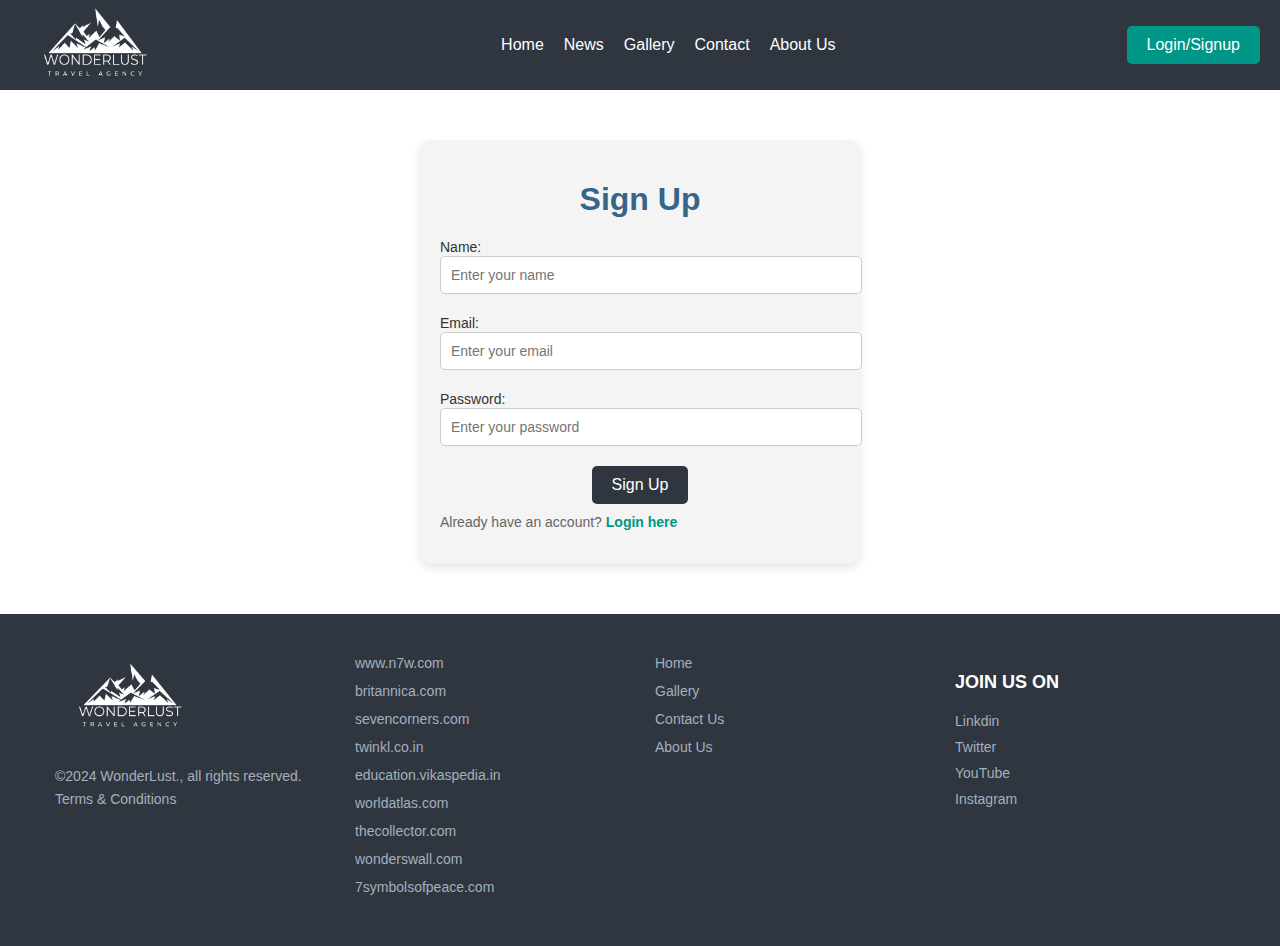
<file: Signup.html>
<!DOCTYPE html>
<html lang="en">
<head>
    <meta charset="UTF-8">
    <meta name="viewport" content="width=device-width, initial-scale=1.0">
    <title>Sign Up</title>
    <link rel="stylesheet" href="css/login.css">
    <script src="authentication.js"></script>
</head>
<body>

    <header>
        <div>
            <a href="index.html">
                <img class="logo" src="images/logo4.png" alt="7 world wonders">
        </a>
        </div>
    
        <nav>
            <ul>
                <li><a href="index.html">Home</a></li>
                <li><a href="News.html">News</a></li>
                <li><a href="Gallery.html">Gallery</a></li>
                <li><a href="Contact_us.html">Contact</a></li>
                <li><a href="Aboutus.html">About Us</a></li>
            </ul>
        </nav>
    
        <div class="auth-buttons">
            <button onclick="window.location.href='Login.html'">Login/Signup</button>
        </div>
    
    </header>


    
    <div class="auth-container">
        <h1>Sign Up</h1>
        <main>
        <form class="auth-form" id="auth-form">
            <label for="name">Name:</label>
            <input type="text" id="name" name="name" placeholder="Enter your name">
            <div class="error" id="nameError"></div>


            <label for="email">Email:</label>
            <input type="email" id="email" name="email" placeholder="Enter your email">
            <div class="error" id="emailError"></div>


            <label for="password">Password:</label>
            <input type="password" id="password" name="password" placeholder="Enter your password">
            <div class="error" id="passwordError"></div>


            <button type="submit" class="auth-submit">Sign Up</button>
        </form>
    </main>
        <p>Already have an account? <a href="login.html">Login here</a></p>
    </div>

    <footer class="footer">
        <div class="footer-content">
            <div class="footer-section">
                <img src="images/logo4.png" alt="7 world wonders" class="footer-logo">
                <p class="footer-copyright">©2024 WonderLust., all rights reserved. Terms & Conditions</p>
            </div>
            
            <div class="footer-section">
                <ul class="footer-links">
                    <li><a href="www.n7w.com">www.n7w.com</a></li>
                    <li><a href="https://www.britannica.com/">britannica.com</a></li>
                    <li><a href="https://www.sevencorners.com/">sevencorners.com</a></li>
                    <li><a href="https://www.twinkl.co.in/">twinkl.co.in</a></li>
                    <li><a href="https://education.vikaspedia.in/">education.vikaspedia.in</a></li>
                    <li><a href="https://www.worldatlas.com/">worldatlas.com</a></li>
                    <li><a href="https://www.thecollector.com/">thecollector.com</a></li>
                    <li><a href="wonderswall.com">wonderswall.com</a></li>
                    <li><a href="7symbolsofpeace.com">7symbolsofpeace.com</a></li>
                </ul>
            </div>
    
            <div class="footer-section">
                <ul class="footer-links">
                    <li><a href="index.html">Home</a></li>
                    <li><a href="Gallery.html">Gallery</a></li>
                    <li><a href="Contact_us.html">Contact Us</a></li>
                    <li><a href="Aboutus.html">About Us</a></li>
                </ul>
            </div>
    
            <div class="footer-section">
                <h3>JOIN US ON</h3>
                <div class="social-links">
                    
                    <a href="https://in.linkedin.com/in/vivek-parmar-183609218" class="social-link">Linkdin</a>
                    <a href="#" class="social-link">Twitter</a>
                    <a href="#" class="social-link">YouTube</a>
                    <a href="#" class="social-link">Instagram</a>
                </div>
            </div>
        </div>
    </footer>

</body>
</html>
</file>
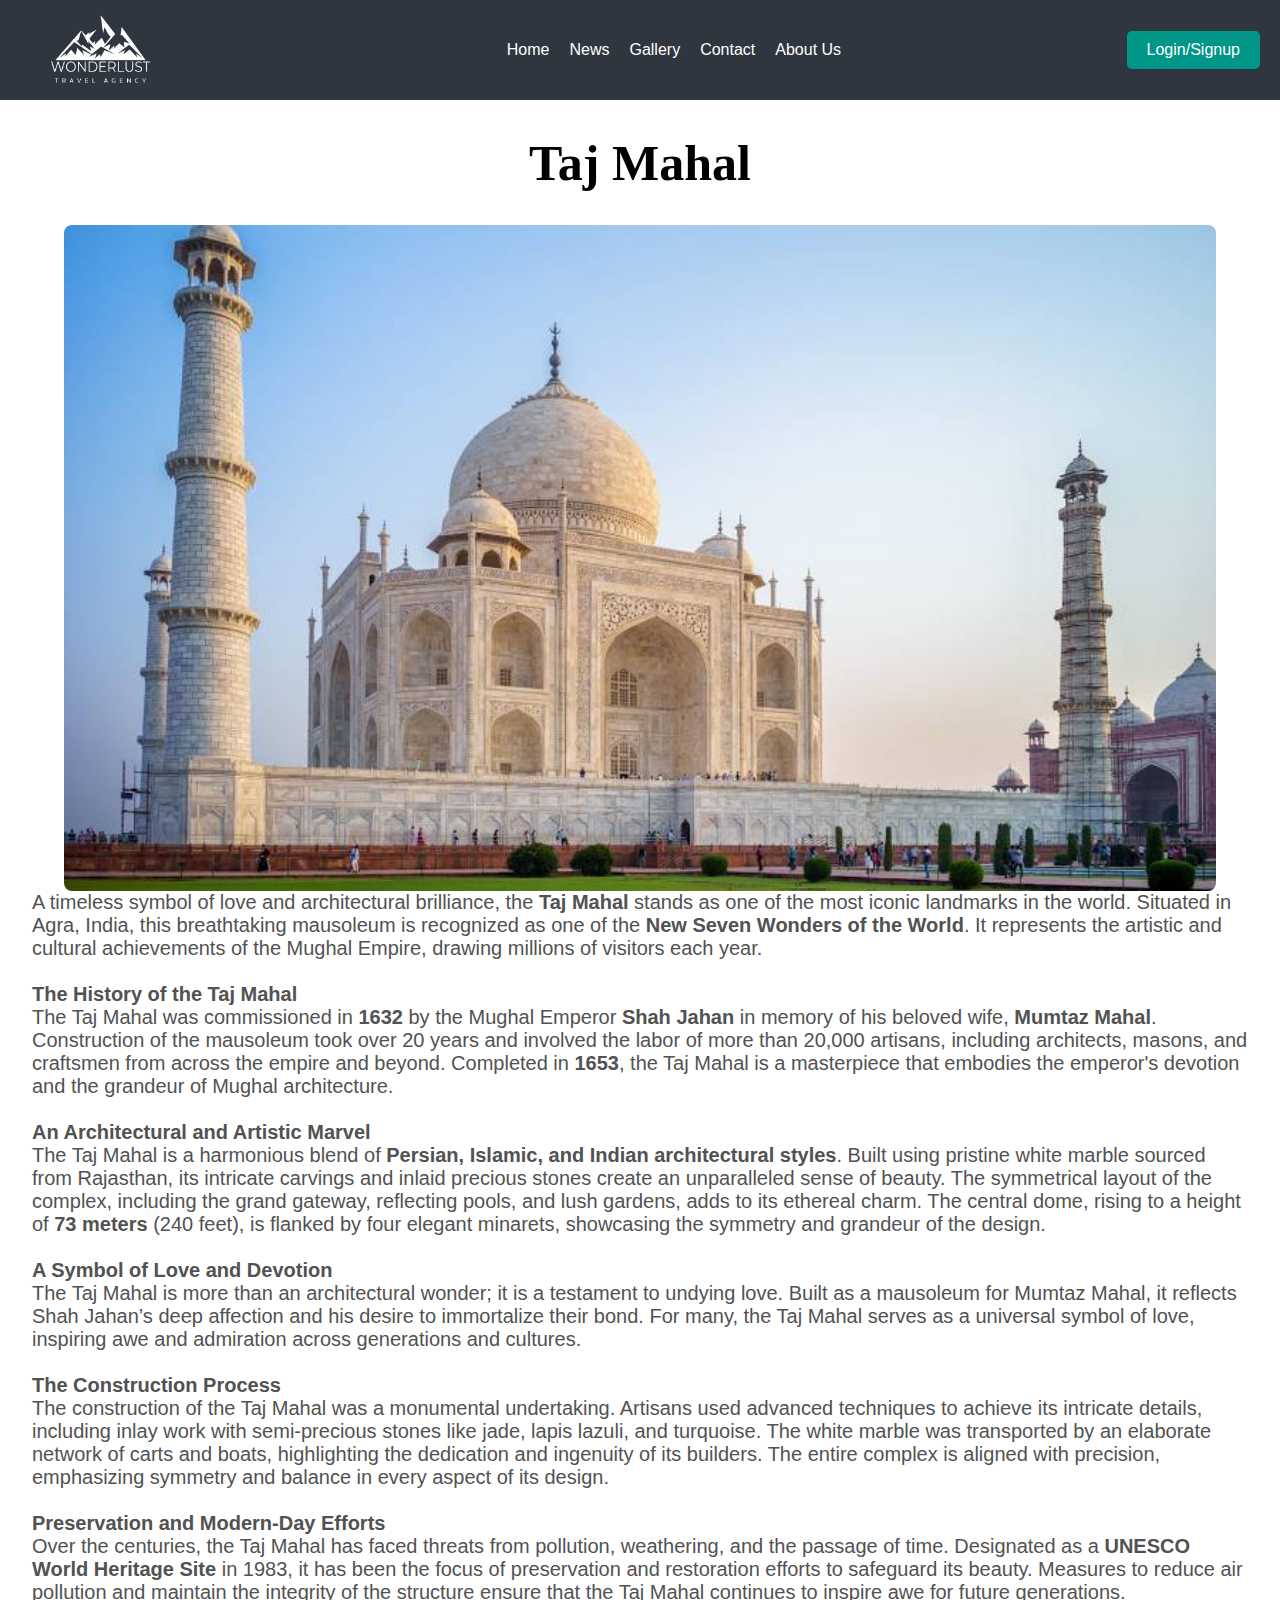
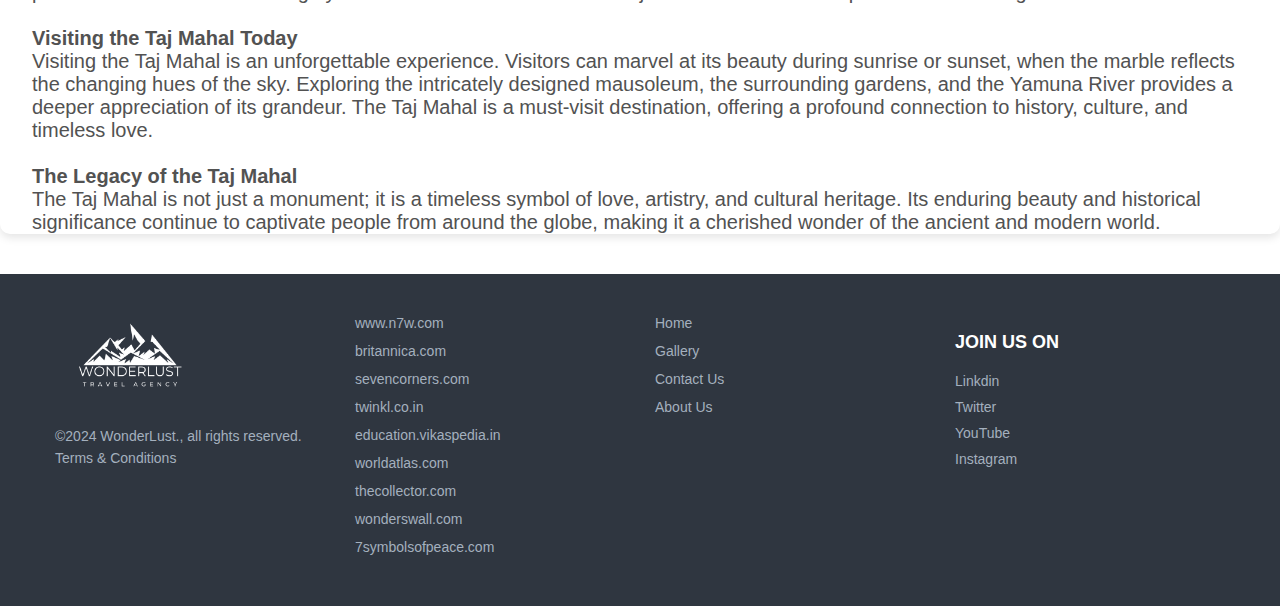
<file: Taj_mahal.html>
<!DOCTYPE html>
<html lang="en">
<head>
    <meta charset="UTF-8">
    <meta name="viewport" content="width=device-width, initial-scale=1.0">
    <title>Taj Mahal</title>
    <link rel="stylesheet" href="css/description_page.css">
</head>
<body>
    <section class="wonders-about-class">

        <header>
            <div>
                <a href="index.html">
                    <img class="logo" src="images/logo4.png" alt="7 world wonders">
            </a>
            </div>
        
            <nav>
                <ul>
                    <li><a href="index.html">Home</a></li>
                    <li><a href="News.html">News</a></li>
                    <li><a href="Gallery.html">Gallery</a></li>
                    <li><a href="Contact_us.html">Contact</a></li>
                    <li><a href="Aboutus.html">About Us</a></li>
                </ul>
            </nav>

            <div class="auth-buttons">
                <button onclick="window.location.href='Login.html'">Login/Signup</button>
            </div>
        
        </header>

        
        <h1>Taj Mahal</h1>
        <img src="images/taj_mahal.png" alt="Taj Mahal">
        <p class="description-paragraph">
            A timeless symbol of love and architectural brilliance, the <strong>Taj Mahal</strong> stands as one of the most iconic landmarks in the world. 
            Situated in Agra, India, this breathtaking mausoleum is recognized as one of the <strong>New Seven Wonders of the World</strong>. 
            It represents the artistic and cultural achievements of the Mughal Empire, drawing millions of visitors each year.
            <br>
            <br>
            <b>The History of the Taj Mahal</b><br>
            The Taj Mahal was commissioned in <strong>1632</strong> by the Mughal Emperor <strong>Shah Jahan</strong> in memory of his beloved wife, 
            <strong>Mumtaz Mahal</strong>. Construction of the mausoleum took over 20 years and involved the labor of more than 20,000 artisans, 
            including architects, masons, and craftsmen from across the empire and beyond. Completed in <strong>1653</strong>, the Taj Mahal is a 
            masterpiece that embodies the emperor's devotion and the grandeur of Mughal architecture.
            <br>
            <br>
            <b>An Architectural and Artistic Marvel</b><br>
            The Taj Mahal is a harmonious blend of <strong>Persian, Islamic, and Indian architectural styles</strong>. Built using pristine white marble 
            sourced from Rajasthan, its intricate carvings and inlaid precious stones create an unparalleled sense of beauty. The symmetrical layout of the 
            complex, including the grand gateway, reflecting pools, and lush gardens, adds to its ethereal charm. The central dome, rising to a height of 
            <strong>73 meters</strong> (240 feet), is flanked by four elegant minarets, showcasing the symmetry and grandeur of the design.
            <br>
            <br>
            <b>A Symbol of Love and Devotion</b><br>
            The Taj Mahal is more than an architectural wonder; it is a testament to undying love. Built as a mausoleum for Mumtaz Mahal, 
            it reflects Shah Jahan’s deep affection and his desire to immortalize their bond. For many, the Taj Mahal serves as a universal symbol 
            of love, inspiring awe and admiration across generations and cultures.
            <br>
            <br>
            <b>The Construction Process</b><br>
            The construction of the Taj Mahal was a monumental undertaking. Artisans used advanced techniques to achieve its intricate details, 
            including inlay work with semi-precious stones like jade, lapis lazuli, and turquoise. The white marble was transported by an elaborate 
            network of carts and boats, highlighting the dedication and ingenuity of its builders. The entire complex is aligned with precision, 
            emphasizing symmetry and balance in every aspect of its design.
            <br>
            <br>
            <b>Preservation and Modern-Day Efforts</b><br>
            Over the centuries, the Taj Mahal has faced threats from pollution, weathering, and the passage of time. Designated as a 
            <strong>UNESCO World Heritage Site</strong> in 1983, it has been the focus of preservation and restoration efforts to safeguard its beauty. 
            Measures to reduce air pollution and maintain the integrity of the structure ensure that the Taj Mahal continues to inspire awe for future generations.
            <br>
            <br>
            <b>Visiting the Taj Mahal Today</b><br>
            Visiting the Taj Mahal is an unforgettable experience. Visitors can marvel at its beauty during sunrise or sunset, 
            when the marble reflects the changing hues of the sky. Exploring the intricately designed mausoleum, the surrounding gardens, and the Yamuna River 
            provides a deeper appreciation of its grandeur. The Taj Mahal is a must-visit destination, offering a profound connection to history, culture, and timeless love.
            <br>
            <br>
            <b>The Legacy of the Taj Mahal</b><br>
            The Taj Mahal is not just a monument; it is a timeless symbol of love, artistry, and cultural heritage. 
            Its enduring beauty and historical significance continue to captivate people from around the globe, making it a cherished wonder of the ancient and modern world.
        </p>
        
    </section>

    <footer class="footer">
        <div class="footer-content">
            <div class="footer-section">
                <img src="images/logo4.png" alt="7 world wonders" class="footer-logo">
                <p class="footer-copyright">©2024 WonderLust., all rights reserved. Terms & Conditions</p>
            </div>
            
            <div class="footer-section">
                <ul class="footer-links">
                    <li><a href="www.n7w.com">www.n7w.com</a></li>
                    <li><a href="https://www.britannica.com/">britannica.com</a></li>
                    <li><a href="https://www.sevencorners.com/">sevencorners.com</a></li>
                    <li><a href="https://www.twinkl.co.in/">twinkl.co.in</a></li>
                    <li><a href="https://education.vikaspedia.in/">education.vikaspedia.in</a></li>
                    <li><a href="https://www.worldatlas.com/">worldatlas.com</a></li>
                    <li><a href="https://www.thecollector.com/">thecollector.com</a></li>
                    <li><a href="wonderswall.com">wonderswall.com</a></li>
                    <li><a href="7symbolsofpeace.com">7symbolsofpeace.com</a></li>
                </ul>
            </div>
    
            <div class="footer-section">
                <ul class="footer-links">
                    <li><a href="index.html">Home</a></li>
                    <li><a href="Gallery.html">Gallery</a></li>
                    <li><a href="Contact_us.html">Contact Us</a></li>
                    <li><a href="Aboutus.html">About Us</a></li>
                </ul>
            </div>
    
            <div class="footer-section">
                <h3>JOIN US ON</h3>
                <div class="social-links">
                    
                    <a href="https://in.linkedin.com/in/vivek-parmar-183609218" class="social-link">Linkdin</a>
                    <a href="#" class="social-link">Twitter</a>
                    <a href="#" class="social-link">YouTube</a>
                    <a href="#" class="social-link">Instagram</a>
                </div>
            </div>
        </div>
    </footer>

    
</body>
</html>
</file>
<file: css/styles.css>
body{
    margin: 0;
    padding: 0;
}
.logo{
    width: 150px;
    height: 100px;
    cursor: pointer;
    color: white;
    padding-top: 10px;
}

header {
    display: flex;
    justify-content: space-between;
    align-items: center;
    padding: 10px 20px;
    background-color: #2f3640;
    color: #fff;
    height: 80px;
    padding: 5px 20px;
    position: sticky;
    top: 0;
    transition: top 0.3s ease-in-out;


}
nav ul {
    list-style-type: none;
    display: flex;
    gap: 20px;
}
nav ul li a {
    text-decoration: none;
    color: #fff;
    font-size: 16px;
    transition: color 0.3s;
    font-family: 'Lucida Sans', 'Lucida Sans Regular', 'Lucida Grande', 'Lucida Sans Unicode', Geneva, Verdana, sans-serif;
}

nav ul li a:hover {
    color: #000000; /* hover effect */
}

.footer {
    background-color: #2f3640;
    color: #ffffff;
    padding: 40px 0;
    margin-top: 40px;
}

.footer-content {
    max-width: 1200px;
    margin: 0 auto;
    display: flex;
    justify-content: space-between;
    padding: 0 20px;
}

.footer-section {
    flex: 1;
    margin: 0 15px;
}

.footer-logo {
    width: 150px;
    height: auto;
}

.footer-copyright {
    font-size: 14px;
    color: #a4b0be;
    line-height: 1.6;
}

.footer-links {
    list-style: none;
    padding: 0;
    margin: 0;
}

.footer-links li {
    margin-bottom: 10px;
}

.footer-links a {
    color: #a4b0be;
    text-decoration: none;
    font-size: 14px;
    transition: color 0.3s ease;
}

.footer-links a:hover {
    color: #ffffff;
}

.footer-section h3 {
    color: #ffffff;
    margin-bottom: 20px;
    font-size: 18px;
    font-weight: 600;
}

.social-links {
    display: flex;
    flex-direction: column;
    gap: 10px;
}

.social-link {
    color: #a4b0be;
    text-decoration: none;
    font-size: 14px;
    transition: color 0.3s ease;
}

.social-link:hover {
    color: #ffffff;
}

/* Responsive Design */
@media (max-width: 768px) {
    .footer-content {
        flex-direction: column;
        text-align: center;
    }

    .footer-section {
        margin: 20px 0;
    }

    .footer-logo {
        margin: 0 auto 15px;
    }

    .social-links {
        align-items: center;
    }
}


body{
    margin: 0;
    font-family: Arial, sans-serif;

}
.conn{
    padding: 20px;
}
.video-container {
    width: 100%;
    height: 500px;
    display: flex;
    justify-content: center;
    align-items: center;
    overflow: hidden;
    border-radius: 10px;
}

.video-container iframe {
    width: 100%;
    height: 100%;
    border: none;
}
.wonders-section {
    display: flex;
    flex-wrap: wrap;
    gap: 20px;
    padding: 20px;
    justify-content: center;
    background-color: #f4f4f4;
}
.wonder-card {
    width: 500px;
    background: #fff;
    padding: 20px;
    box-shadow: 0 4px 8px rgba(0, 0, 0, 0.1);
    text-align: center;
    border-radius: 8px; 
}

.wonder-card:hover{
    box-shadow: 0 10px 10px rgba(0, 0, 0, 0.1);
}
.wonder-card h2 {
    font-size: 25px;
    color: #333;
    margin-bottom: 10px;
}

.wonder-card p {
    font-size: 16px;
    color: #666;
    margin-bottom: 15px;
}

.wonder-card img {
    width: 100%;
    max-height: 250px;
    border-radius: 8px;
    margin-top: 5px;
    margin-bottom: 15px;
}

.learn-more {
    background-color: #2f3640;
    color: #fff;
    border: none;
    padding: 10px 15px;
    border-radius: 5px;
    cursor: pointer;
    font-size: 14px;
    transition: background-color 0.3s;
}

.learn-more:hover {
    background-color: #00796b;
}


.auth-buttons button {
    padding: 10px 20px;
    background-color: #009688; /* Accent color */
    color: white;
    border: none;
    border-radius: 5px;
    font-size: 16px;
    cursor: pointer;
    font-family: Arial, sans-serif;
    transition: background-color 0.3s, box-shadow 0.3s;
}

.auth-buttons button:hover {
    background-color: #00796b; /* Darker hover color */
    box-shadow: 0 4px 8px rgba(0, 0, 0, 0.2); /* Subtle shadow */
}
</file>
<file: css/about_us_style.css>
body{
    margin: 0;
    padding: 0;
    font-family: Arial, sans-serif;
}
.logo{
    width: 150px;
    height: 100px;
    cursor: pointer;
    color: white;
    padding-top: 10px;
}
/* Header Styling */
header {
    display: flex;
    justify-content: space-between;
    align-items: center;
    padding: 10px 20px;
    background-color: #2f3640;
    color: #fff;
    height: 80px;
    padding: 5px 20px;
    position: sticky;
    top: 0;
    transition: top 0.3s ease-in-out;

}
nav ul {
    list-style-type: none;
    display: flex;
    gap: 20px;
}
nav ul li a {
    text-decoration: none;
    color: #fff;
    font-size: 16px;
    transition: color 0.3s;
    font-family: 'Lucida Sans', 'Lucida Sans Regular', 'Lucida Grande', 'Lucida Sans Unicode', Geneva, Verdana, sans-serif;
}

nav ul li a:hover {
    color: #000000; /* hover effect */
}

.footer {
    background-color: #2f3640;
    color: #ffffff;
    padding: 40px 0;
    margin-top: 40px;
}

.footer-content {
    max-width: 1200px;
    margin: 0 auto;
    display: flex;
    justify-content: space-between;
    padding: 0 20px;
}

.footer-section {
    flex: 1;
    margin: 0 15px;
}

.footer-logo {
    width: 150px;
    height: auto;
}

.footer-copyright {
    font-size: 14px;
    color: #a4b0be;
    line-height: 1.6;
}

.footer-links {
    list-style: none;
    padding: 0;
    margin: 0;
}

.footer-links li {
    margin-bottom: 10px;
}

.footer-links a {
    color: #a4b0be;
    text-decoration: none;
    font-size: 14px;
    transition: color 0.3s ease;
}

.footer-links a:hover {
    color: #ffffff;
}

.footer-section h3 {
    color: #ffffff;
    margin-bottom: 20px;
    font-size: 18px;
    font-weight: 600;
}

.social-links {
    display: flex;
    flex-direction: column;
    gap: 10px;
}

.social-link {
    color: #a4b0be;
    text-decoration: none;
    font-size: 14px;
    transition: color 0.3s ease;
}

.social-link:hover {
    color: #ffffff;
}

/* Responsive Design */
@media (max-width: 768px) {
    .footer-content {
        flex-direction: column;
        text-align: center;
    }

    .footer-section {
        margin: 20px 0;
    }

    .footer-logo {
        margin: 0 auto 15px;
    }

    .social-links {
        align-items: center;
    }
}

.about-section h1{
    font-family: 'Lucida Sans', 'Lucida Sans Regular', 'Lucida Grande', 'Lucida Sans Unicode', Geneva, Verdana, sans-serif;
    font-size: 35px;
    text-align: center;
}

.about-description-div{
    width: 600px;
    margin: auto;
}
.about-description{
    font-family: 'Lucida Sans', 'Lucida Sans Regular', 'Lucida Grande', 'Lucida Sans Unicode', Geneva, Verdana, sans-serif;
    color: #555454;
    font-size: 16px;
    line-height: 20px;
    text-align: center;
    margin: 10px;
}

.about-containers-list{
    display: flex;
    justify-content: center;

}
.about-container-div{
    margin: 20px;
    align-items: center;
    align-self: center;
}
.about-divs{
    width: 300px;
    height: 400px;
    border-radius: 15px;
    background-color: #fff;
    padding: 5px;
    justify-items: center;
    box-shadow: 0 8px 16px rgba(0, 0, 0, 0.1);
    transition: 0.3s ease-in;
}

.about-divs:hover{
    box-shadow: 0 8px 16px rgba(0, 0, 0, 0.2);
    transform: scale(1.05);
}

.about-divs h2{
    font-family: 'Lucida Sans', 'Lucida Sans Regular', 'Lucida Grande', 'Lucida Sans Unicode', Geneva, Verdana, sans-serif;
    font-size: 28px;
}

.about-divs p{
    color: #818181;
    font-family: Verdana, Geneva, Tahoma, sans-serif;
    padding: 10px;
    margin: 10px;
    line-height: 25px;
    align-content: center;
    text-align: center;
    font-size: 18px;
}


.auth-buttons button {
    padding: 10px 20px;
    background-color: #009688; /* Accent color */
    color: white;
    border: none;
    border-radius: 5px;
    font-size: 16px;
    cursor: pointer;
    font-family: Arial, sans-serif;
    transition: background-color 0.3s, box-shadow 0.3s;
}

.auth-buttons button:hover {
    background-color: #00796b; /* Darker hover color */
    box-shadow: 0 4px 8px rgba(0, 0, 0, 0.2); /* Subtle shadow */
}
</file>
<file: css/description_page.css>
body{
    margin: 0;
    padding: 0;
    font-family: Arial, sans-serif;
}
.wonders-about-class {
    background: #fff;
    box-shadow: 0 4px 8px rgba(0, 0, 0, 0.1);
    border-radius: 10px;
}
.wonders-about-class img{
    width: 90%;
    border-radius: 8px;
    display: block;
    margin: auto auto;
}
.wonders-about-class h1{
    color: black;
    font-family: h1font;
    font-size: 50px;
    align-content: center;
    text-align: center;
    align-self: center;
}
@font-face {
    font-family: "D:\WD_project\Seven world wonders\font\poppins_bold.ttf";
    src: url();
}
.description-paragraph{
    font-size: 20px;
    font-family: 'Segoe UI', Tahoma, Geneva, Verdana, sans-serif;
    color: rgb(82, 82, 82);
    width: 95%;
    margin: auto auto;
}


.logo{
    width: 150px;
    height: 100px;
    cursor: pointer;
    color: white;
    padding-top: 10px;
}
/* Header Styling */
header {
    display: flex;
    justify-content: space-between;
    align-items: center;
    padding: 10px 20px;
    background-color: #2f3640;
    color: #fff;
    height: 80px;
    /* padding: 5px 20px; */
    position: sticky;
    top: 0;

}
nav ul {
    list-style-type: none;
    display: flex;
    gap: 20px;
}
nav ul li a {
    text-decoration: none;
    color: #fff;
    font-size: 16px;
    transition: color 0.3s;
    font-family: 'Lucida Sans', 'Lucida Sans Regular', 'Lucida Grande', 'Lucida Sans Unicode', Geneva, Verdana, sans-serif;
}

nav ul li a:hover {
    color: #000000; /* hover effect */
}

.footer {
    background-color: #2f3640;
    color: #ffffff;
    padding: 40px 0;
    margin-top: 40px;
}

.footer-content {
    max-width: 1200px;
    margin: 0 auto;
    display: flex;
    justify-content: space-between;
    padding: 0 20px;
}

.footer-section {
    flex: 1;
    margin: 0 15px;
}

.footer-logo {
    width: 150px;
    height: auto;
}

.footer-copyright {
    font-size: 14px;
    color: #a4b0be;
    line-height: 1.6;
}

.footer-links {
    list-style: none;
    padding: 0;
    margin: 0;
}

.footer-links li {
    margin-bottom: 10px;
}

.footer-links a {
    color: #a4b0be;
    text-decoration: none;
    font-size: 14px;
    transition: color 0.3s ease;
}

.footer-links a:hover {
    color: #ffffff;
}

.footer-section h3 {
    color: #ffffff;
    margin-bottom: 20px;
    font-size: 18px;
    font-weight: 600;
}

.social-links {
    display: flex;
    flex-direction: column;
    gap: 10px;
}

.social-link {
    color: #a4b0be;
    text-decoration: none;
    font-size: 14px;
    transition: color 0.3s ease;
}

.social-link:hover {
    color: #ffffff;
}

/* Responsive Design */
@media (max-width: 768px) {
    .footer-content {
        flex-direction: column;
        text-align: center;
    }

    .footer-section {
        margin: 20px 0;
    }

    .footer-logo {
        margin: 0 auto 15px;
    }

    .social-links {
        align-items: center;
    }
}



.auth-buttons button {
    padding: 10px 20px;
    background-color: #009688; /* Accent color */
    color: white;
    border: none;
    border-radius: 5px;
    font-size: 16px;
    cursor: pointer;
    font-family: Arial, sans-serif;
    transition: background-color 0.3s, box-shadow 0.3s;
}

.auth-buttons button:hover {
    background-color: #00796b; /* Darker hover color */
    box-shadow: 0 4px 8px rgba(0, 0, 0, 0.2); /* Subtle shadow */
}
</file>
<file: css/contact.css>
body {
    font-family: 'Arial', sans-serif;
    margin: 0;
    padding: 0;
    background: linear-gradient(to bottom right, #f7f7f7, #e8f5e9);
    color: #333;
}

.logo{
    width: 150px;
    height: 100px;
    cursor: pointer;
    color: white;
    padding-top: 10px;
}
header {
    display: flex;
    justify-content: space-between;
    align-items: center;
    padding: 10px 20px;
    background-color: #2f3640;
    color: #fff;
    height: 80px;
    padding: 5px 20px;
    position: sticky;
    top: 0;
    transition: top 0.3s ease-in-out;

}
nav ul {
    list-style-type: none;
    display: flex;
    gap: 20px;
}
nav ul li a {
    text-decoration: none;
    color: #fff;
    font-size: 16px;
    transition: color 0.3s;
    font-family: 'Lucida Sans', 'Lucida Sans Regular', 'Lucida Grande', 'Lucida Sans Unicode', Geneva, Verdana, sans-serif;
}

nav ul li a:hover {
    color: #000000; /* hover effect */
}

.footer {
    background-color: #2f3640;
    color: #ffffff;
    padding: 40px 0;
    margin-top: 40px;
}

.footer-content {
    max-width: 1200px;
    margin: 0 auto;
    display: flex;
    justify-content: space-between;
    padding: 0 20px;
}

.footer-section {
    flex: 1;
    margin: 0 15px;
}

.footer-logo {
    width: 150px;
    height: auto;
}

.footer-copyright {
    font-size: 14px;
    color: #a4b0be;
    line-height: 1.6;
}

.footer-links {
    list-style: none;
    padding: 0;
    margin: 0;
}

.footer-links li {
    margin-bottom: 10px;
}

.footer-links a {
    color: #a4b0be;
    text-decoration: none;
    font-size: 14px;
    transition: color 0.3s ease;
}

.footer-links a:hover {
    color: #ffffff;
}

.footer-section h3 {
    color: #ffffff;
    margin-bottom: 20px;
    font-size: 18px;
    font-weight: 600;
}

.social-links {
    display: flex;
    flex-direction: column;
    gap: 10px;
}

.social-link {
    color: #a4b0be;
    text-decoration: none;
    font-size: 14px;
    transition: color 0.3s ease;
}

.social-link:hover {
    color: #ffffff;
}

/* Responsive Design */
@media (max-width: 768px) {
    .footer-content {
        flex-direction: column;
        text-align: center;
    }

    .footer-section {
        margin: 20px 0;
    }

    .footer-logo {
        margin: 0 auto 15px;
    }

    .social-links {
        align-items: center;
    }
}



h1 {
    font-size: 2.5rem;
    margin: 0.5rem 0;
}

header p {
    font-size: 1.2rem;
    margin: 0;
}

/* Main Container */
main {
    max-width: 600px;
    margin: 3rem auto;
    padding: 2rem;
    background: white;
    border-radius: 10px;
    box-shadow: 0 4px 6px rgba(0, 0, 0, 0.1);
}

/* Form Styles */
.contact-form {
    display: flex;
    flex-direction: column;
    gap: 1.5rem;
}

/* Input and Textarea Styles */
input, textarea {
    width: 100%;
    padding: 0.8rem;
    font-size: 1rem;
    border: 1px solid #ccc;
    border-radius: 8px;
    background: #f9f9f9;
    box-shadow: inset 0 1px 3px rgba(0, 0, 0, 0.1);
    transition: all 0.3s ease;
}

input:focus, textarea:focus {
    border-color: #6f706f;
    background: #fff;
    box-shadow: 0 0 8px rgba(93, 94, 93, 0.5);
    outline: none;
}



label {
    font-size: 1rem;
    color: #333;
    font-weight: bold;
}

button, .btn-submit {
    background-color: #2f3640;
    color: white;
    border: none;
    padding: 0.8rem 1.5rem;
    font-size: 1rem;
    border-radius: 8px;
    cursor: pointer;
    text-align: center;
    transition: all 0.3s ease;
    box-shadow: 0 4px 6px rgba(0, 0, 0, 0.1);
}



.auth-buttons button {
    padding: 10px 20px;
    background-color: #009688; /* Accent color */
    color: white;
    border: none;
    border-radius: 5px;
    font-size: 16px;
    cursor: pointer;
    font-family: Arial, sans-serif;
    transition: background-color 0.3s, box-shadow 0.3s;
}

.auth-buttons button:hover {
    background-color: #00796b;
}

/* for handling error css*/
.error {
    color: red;
    font-size: 12px;
  }
</file>
<file: css/gallery.css>
body {
    font-family: Arial, sans-serif;
    margin: 0;
    padding: 0;
}
.logo{
    width: 150px;
    height: 100px;
    cursor: pointer;
    color: white;
    padding-top: 10px;
}
/* Header Styling */
header {
    display: flex;
    justify-content: space-between;
    align-items: center;
    padding: 10px 20px;
    background-color: #2f3640;
    color: #fff;
    height: 80px;
    padding: 5px 20px;
    position: sticky;
    top: 0;

}
nav ul {
    list-style-type: none;
    display: flex;
    gap: 20px;
}
nav ul li a {
    text-decoration: none;
    color: #fff;
    font-size: 16px;
    transition: color 0.3s;
    font-family: 'Lucida Sans', 'Lucida Sans Regular', 'Lucida Grande', 'Lucida Sans Unicode', Geneva, Verdana, sans-serif;
}

nav ul li a:hover {
    color: #000000; /* hover effect */
}

.footer {
    background-color: #2f3640;
    color: #ffffff;
    padding: 40px 0;
    margin-top: 40px;
}

.footer-content {
    max-width: 1200px;
    margin: 0 auto;
    display: flex;
    justify-content: space-between;
    padding: 0 20px;
}

.footer-section {
    flex: 1;
    margin: 0 15px;
}

.footer-logo {
    width: 150px;
    height: auto;
}

.footer-copyright {
    font-size: 14px;
    color: #a4b0be;
    line-height: 1.6;
}

.footer-links {
    list-style: none;
    padding: 0;
    margin: 0;
}

.footer-links li {
    margin-bottom: 10px;
}

.footer-links a {
    color: #a4b0be;
    text-decoration: none;
    font-size: 14px;
    transition: color 0.3s ease;
}

.footer-links a:hover {
    color: #ffffff;
}

.footer-section h3 {
    color: #ffffff;
    margin-bottom: 20px;
    font-size: 18px;
    font-weight: 600;
}

.social-links {
    display: flex;
    flex-direction: column;
    gap: 10px;
}

.social-link {
    color: #a4b0be;
    text-decoration: none;
    font-size: 14px;
    transition: color 0.3s ease;
}

.social-link:hover {
    color: #ffffff;
}

/* Responsive Design */
@media (max-width: 768px) {
    .footer-content {
        flex-direction: column;
        text-align: center;
    }

    .footer-section {
        margin: 20px 0;
    }

    .footer-logo {
        margin: 0 auto 15px;
    }

    .social-links {
        align-items: center;
    }
}


.gallery-container {
    display: flex;
    flex-direction: column;
    align-items: center;
    padding: 20px;
}

.gallery {
    display: grid;
    grid-template-columns: repeat(3, 1fr);
    grid-gap: 15px;
    margin-top: 20px;
}

.gallery-item {
    display: flex;
    flex-direction: column;
    align-items: center;
}

.gallery-item img {
    width: 100%;
    height: 200px;
    object-fit: cover;
}

.gallery-item h2 {
    margin-top: 10px;
}

/* Existing CSS */

.lightbox {
    display: none;
    position: fixed;
    top: 0;
    left: 0;
    width: 100%;
    height: 100%;
    background: rgba(0, 0, 0, 0.8);
    justify-content: center;
    align-items: center;
}

.lightbox-content {
    position: relative;
    width: 80%;
    max-width: 500px;
}

.slides {
    display: none;
    width: 100%;
}

.close {
    position: absolute;
    top: 20px;
    right: 40px;
    font-size: 30px;
    color: #fff;
    cursor: pointer;
}

.prev, .next {
    cursor: pointer;
    position: absolute;
    top: 50%;
    font-size: 20px;
    color: #fff;
    margin-left: 10px; 
    margin-right: 10px;
    padding: 10px;
    transform: translateY(-50%);
    background-color: rgba(0, 0, 0, 0.5);
    border-radius: 50%;
}

.prev {
    left: 0;
}

.next {
    right: 0;
}


.auth-buttons button {
    padding: 10px 20px;
    background-color: #009688; /* Accent color */
    color: white;
    border: none;
    border-radius: 5px;
    font-size: 16px;
    cursor: pointer;
    font-family: Arial, sans-serif;
    transition: background-color 0.3s, box-shadow 0.3s;
}

.auth-buttons button:hover {
    background-color: #00796b; /* Darker hover color */
    box-shadow: 0 4px 8px rgba(0, 0, 0, 0.2); /* Subtle shadow */
}
</file>
<file: css/login.css>
body{
    margin: 0;
    padding: 0;
    font-family: Arial, sans-serif;
}
.logo{
    width: 150px;
    height: 100px;
    cursor: pointer;
    color: white;
    padding-top: 10px;
}
.auth-container {
    max-width: 400px;
    margin: 50px auto;
    padding: 20px;
    background-color: #f4f4f4;
    border-radius: 10px;
    box-shadow: 0 4px 8px rgba(0, 0, 0, 0.1);
}

.auth-container h1 {
    margin-bottom: 20px;
    color: #376489;
    text-align: center;
}

.auth-container label {
    margin: 10px 0 5px;
    font-size: 14px;
    color: #333;
}

.auth-container input {
    width: 100%;
    padding: 10px;
    margin-bottom: 20px;
    border: 1px solid #ccc;
    border-radius: 5px;
    font-size: 14px;
}

.auth-submit {
    padding: 10px 20px;
    background-color: #2f3640;
    color: white;
    border: none;
    border-radius: 5px;
    cursor: pointer;
    font-size: 16px;
    transition: background-color 0.3s;
    display: block;
    margin: 0 auto;
}

.auth-submit:hover {
    background-color: #00796b;
}

.auth-container p {
    margin-top: 10px;
    font-size: 14px;
    color: #666;
}

.auth-container a {
    color: #009688;
    text-decoration: none;
    font-weight: bold;
}

.auth-container a:hover {
    text-decoration: underline;
}


/* Header Styling */
header {
    display: flex;
    justify-content: space-between;
    align-items: center;
    padding: 10px 20px;
    background-color: #2f3640;
    color: #fff;
    height: 80px;
    padding: 5px 20px;
    position: sticky;
    top: 0;
    transition: top 0.3s ease-in-out;


}
nav ul {
    list-style-type: none;
    display: flex;
    gap: 20px;
}
nav ul li a {
    text-decoration: none;
    color: #fff;
    font-size: 16px;
    transition: color 0.3s;
    font-family: 'Lucida Sans', 'Lucida Sans Regular', 'Lucida Grande', 'Lucida Sans Unicode', Geneva, Verdana, sans-serif;
}

nav ul li a:hover {
    color: #000000; /* hover effect */
}

.footer {
    background-color: #2f3640;
    color: #ffffff;
    padding: 40px 0;
    margin-top: 40px;
}

.footer-content {
    max-width: 1200px;
    margin: 0 auto;
    display: flex;
    justify-content: space-between;
    padding: 0 20px;
}

.footer-section {
    flex: 1;
    margin: 0 15px;
}

.footer-logo {
    width: 150px;
    height: auto;
}

.footer-copyright {
    font-size: 14px;
    color: #a4b0be;
    line-height: 1.6;
}

.footer-links {
    list-style: none;
    padding: 0;
    margin: 0;
}

.footer-links li {
    margin-bottom: 10px;
}

.footer-links a {
    color: #a4b0be;
    text-decoration: none;
    font-size: 14px;
    transition: color 0.3s ease;
}

.footer-links a:hover {
    color: #ffffff;
}

.footer-section h3 {
    color: #ffffff;
    margin-bottom: 20px;
    font-size: 18px;
    font-weight: 600;
}

.social-links {
    display: flex;
    flex-direction: column;
    gap: 10px;
}

.social-link {
    color: #a4b0be;
    text-decoration: none;
    font-size: 14px;
    transition: color 0.3s ease;
}

.social-link:hover {
    color: #ffffff;
}

/* Responsive Design */
@media (max-width: 768px) {
    .footer-content {
        flex-direction: column;
        text-align: center;
    }

    .footer-section {
        margin: 20px 0;
    }

    .footer-logo {
        margin: 0 auto 15px;
    }

    .social-links {
        align-items: center;
    }
}



.auth-buttons button {
    padding: 10px 20px;
    background-color: #009688; /* Accent color */
    color: white;
    border: none;
    border-radius: 5px;
    font-size: 16px;
    cursor: pointer;
    font-family: Arial, sans-serif;
    transition: background-color 0.3s, box-shadow 0.3s;
}

.auth-buttons button:hover {
    background-color: #00796b; /* Darker hover color */
    box-shadow: 0 4px 8px rgba(0, 0, 0, 0.2); /* Subtle shadow */
}

/* for handling error css*/
.error {
    color: red;
    font-size: 12px;
  }
</file>
<file: css/news.css>
body {
    font-family: Arial, sans-serif;
    margin: 0;
    padding: 0;
    background-color: #f4f4f4;
}
.logo{
    width: 150px;
    height: 100px;
    cursor: pointer;
    color: white;
    padding-top: 10px;
}
.div-head{
    margin-top: 10px;
    font-size: 20px;
}

.news-subtitle{
    align-self: center;
    align-content: center;
    text-align: center;
}
header {
    display: flex;
    justify-content: space-between;
    align-items: center;
    padding: 10px 20px;
    background-color: #2f3640;
    color: #fff;
    height: 80px;
    padding: 5px 20px;
    position: sticky;
    top: 0;
    transition: top 0.3s ease-in-out;


}
nav ul {
    list-style-type: none;
    display: flex;
    gap: 20px;
}
nav ul li a {
    text-decoration: none;
    color: #fff;
    font-size: 16px;
    transition: color 0.3s;
    font-family: 'Lucida Sans', 'Lucida Sans Regular', 'Lucida Grande', 'Lucida Sans Unicode', Geneva, Verdana, sans-serif;
}

nav ul li a:hover {
    color: #000000; /* hover effect */
}

.footer {
    background-color: #2f3640;
    color: #ffffff;
    padding: 40px 0;
    margin-top: 40px;
}

.footer-content {
    max-width: 1200px;
    margin: 0 auto;
    display: flex;
    justify-content: space-between;
    padding: 0 20px;
}

.footer-section {
    flex: 1;
    margin: 0 15px;
}

.footer-logo {
    width: 150px;
    height: auto;
}

.footer-copyright {
    font-size: 14px;
    color: #a4b0be;
    line-height: 1.6;
}

.footer-links {
    list-style: none;
    padding: 0;
    margin: 0;
}

.footer-links li {
    margin-bottom: 10px;
}

.footer-links a {
    color: #a4b0be;
    text-decoration: none;
    font-size: 14px;
    transition: color 0.3s ease;
}

.footer-links a:hover {
    color: #ffffff;
}

.footer-section h3 {
    color: #ffffff;
    margin-bottom: 20px;
    font-size: 18px;
    font-weight: 600;
}

.social-links {
    display: flex;
    flex-direction: column;
    gap: 10px;
}

.social-link {
    color: #a4b0be;
    text-decoration: none;
    font-size: 14px;
    transition: color 0.3s ease;
}

.social-link:hover {
    color: #ffffff;
}

/* Responsive Design */
@media (max-width: 768px) {
    .footer-content {
        flex-direction: column;
        text-align: center;
    }

    .footer-section {
        margin: 20px 0;
    }

    .footer-logo {
        margin: 0 auto 15px;
    }

    .social-links {
        align-items: center;
    }
}



/* News Container */
.news-container {
    display: flex;
    flex-wrap: wrap;
    justify-content: center;
    gap: 20px;
    padding: 20px;
}

.news-card {
    background: #fff;
    border-radius: 8px;
    box-shadow: 0 4px 8px rgba(0, 0, 0, 0.1);
    width: 300px;
    overflow: hidden;
    cursor: pointer;
    transition: transform 0.2s;
}

.news-card:hover {
    transform: scale(1.05);
}

.news-image img {
    width: 100%;
    height: auto;
}

.news-content {
    padding: 15px;
    text-align: center;
}

.news-content h3 {
    font-size: 20px;
    color: #333;
    margin-bottom: 10px;
}

.news-content p {
    font-size: 15px;
    color: #666;
    margin-bottom: 10px;
}

.news-content button {
    background-color: #2f3640;
    color: #fff;
    border: none;
    padding: 10px 20px;
    cursor: pointer;
    border-radius: 4px;
}

.news-content button:hover {
    background-color: #555;
}

/* Modal Styling */
.news-modal {
    position: fixed;
    top: 0;
    left: 0;
    width: 100%;
    height: 100%;
    background: rgba(0, 0, 0, 0.8);
    display: flex;
    justify-content: center;
    align-items: center;
    z-index: 1000;
}

.modal-content {
    background: #fff;
    width: 800px;
    height: 600px;
    border-radius: 8px;
    overflow: hidden;
    display: flex;
    flex-direction: column;
    position: relative;
    box-shadow: 0 4px 10px rgba(0, 0, 0, 0.2);
    padding: 10px;
}

.modal-content .close-modal {
    position: absolute;
    top: 10px;
    right: 10px;
    font-size: 30px;
    color: #333;
    cursor: pointer;
}

.detail-image {
    width: 100%;
    height: 220px;
    margin-bottom: 10px;
}

.detail-content {
    flex-grow: 1;
    overflow-y: auto;
    padding: 10px;
    font-size: 18px;
    color: #333;
}
.auth-buttons button {
    padding: 10px 20px;
    background-color: #009688; /* Accent color */
    color: white;
    border: none;
    border-radius: 5px;
    font-size: 16px;
    cursor: pointer;
    font-family: Arial, sans-serif;
    transition: background-color 0.3s, box-shadow 0.3s;
}

.auth-buttons button:hover {
    background-color: #00796b; /* Darker hover color */
    box-shadow: 0 4px 8px rgba(0, 0, 0, 0.2); /* Subtle shadow */
}
</file>
